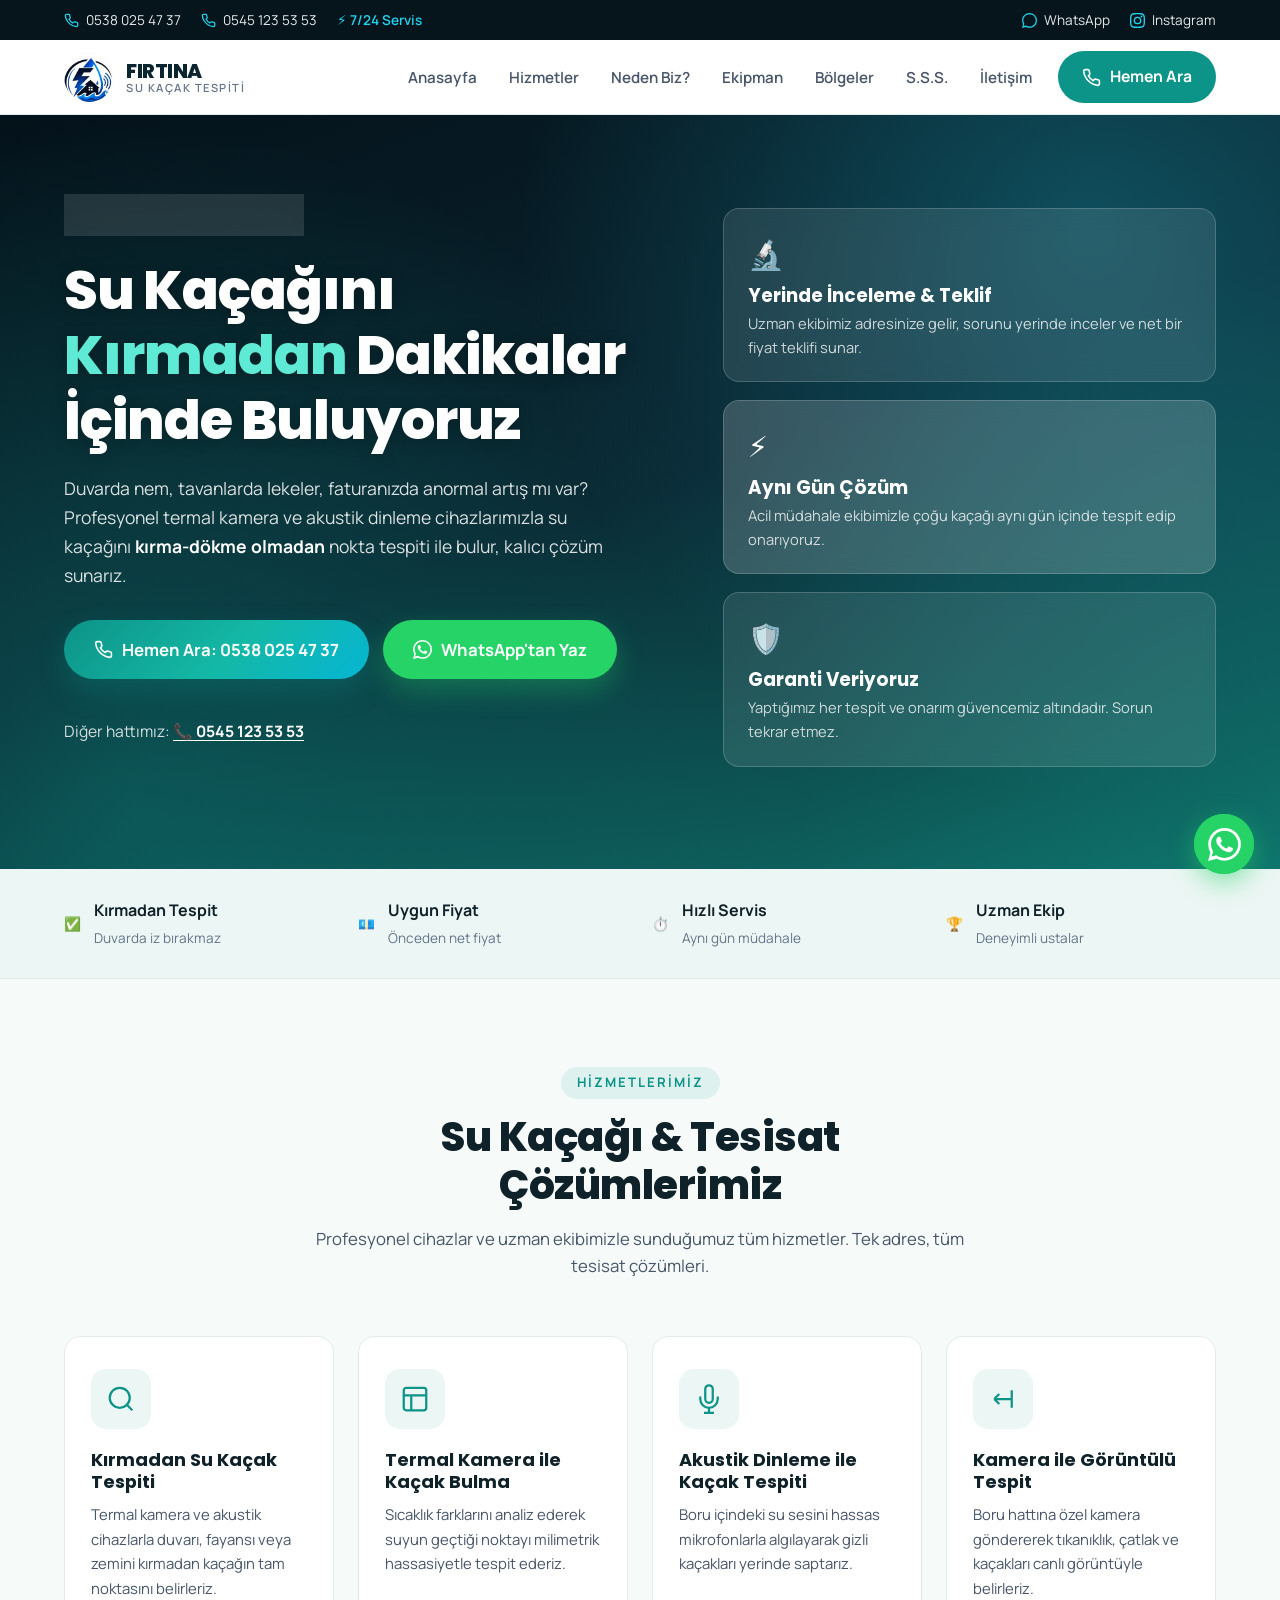
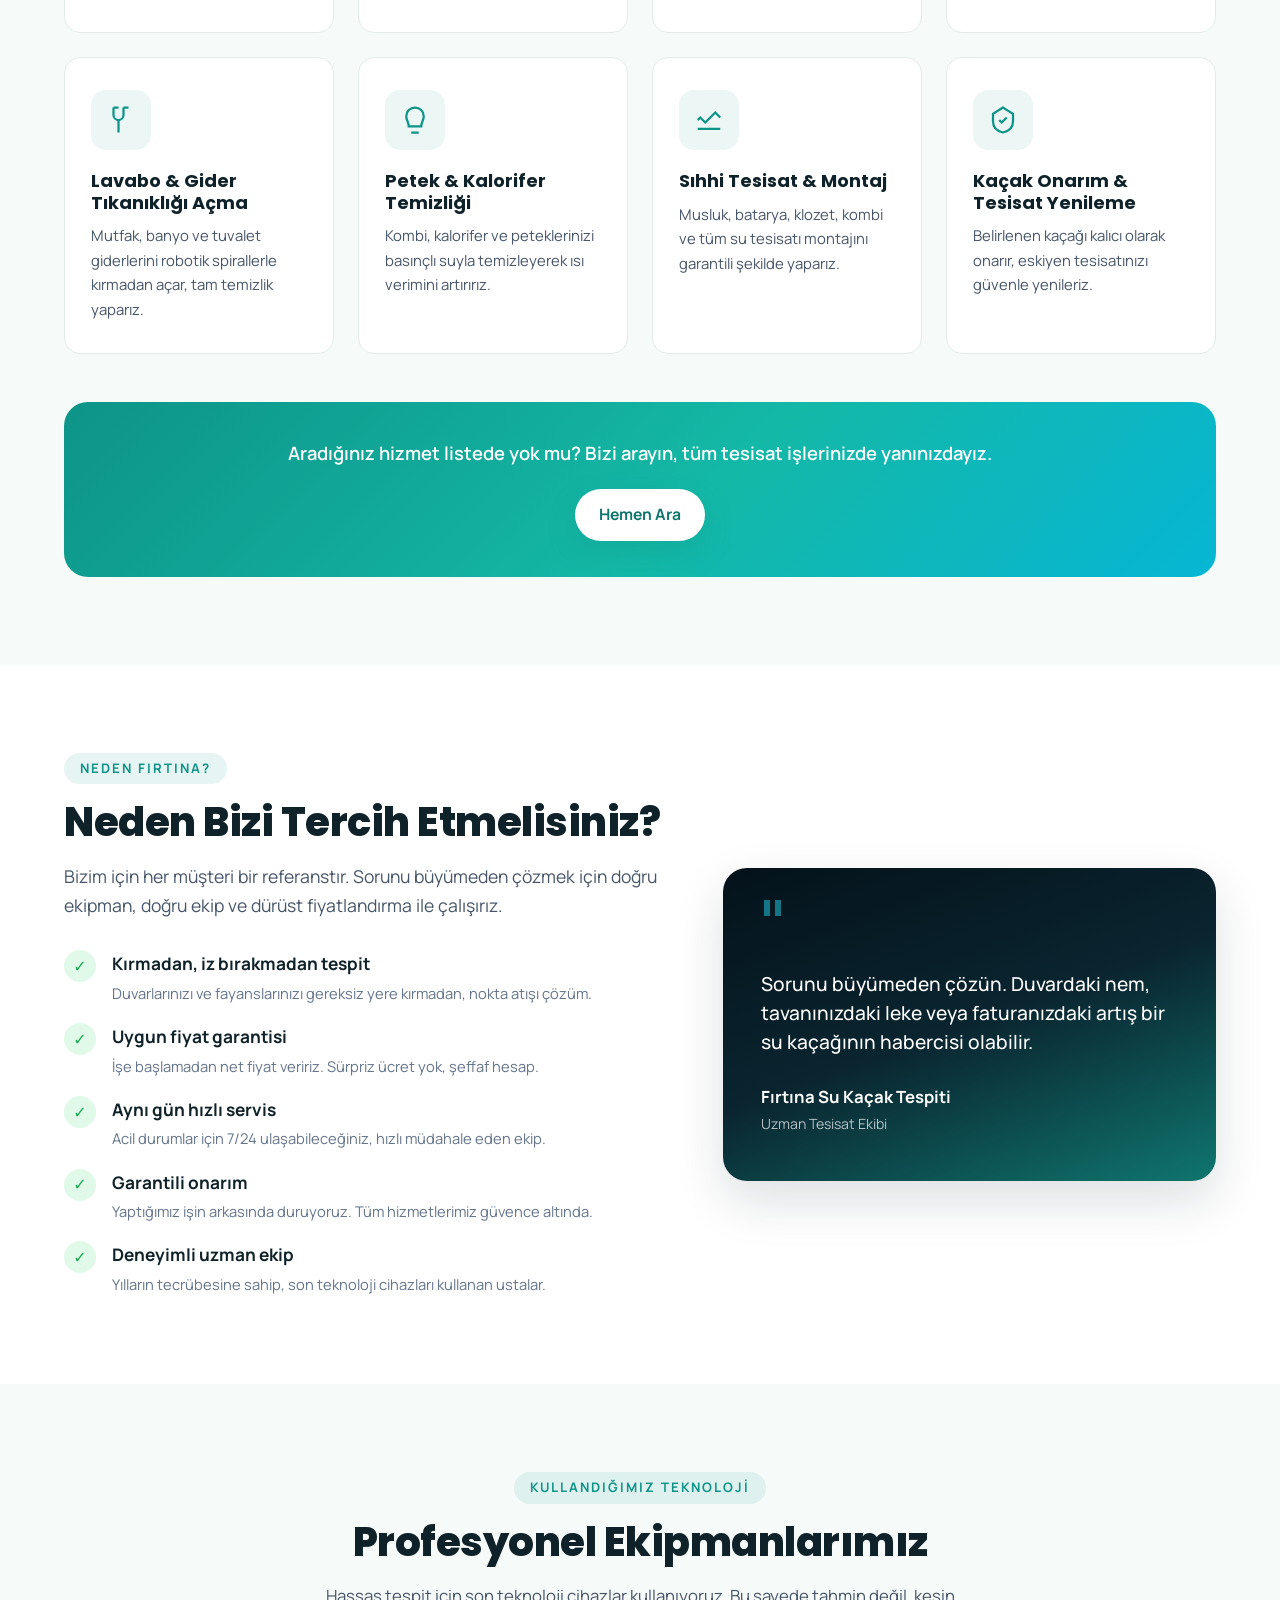
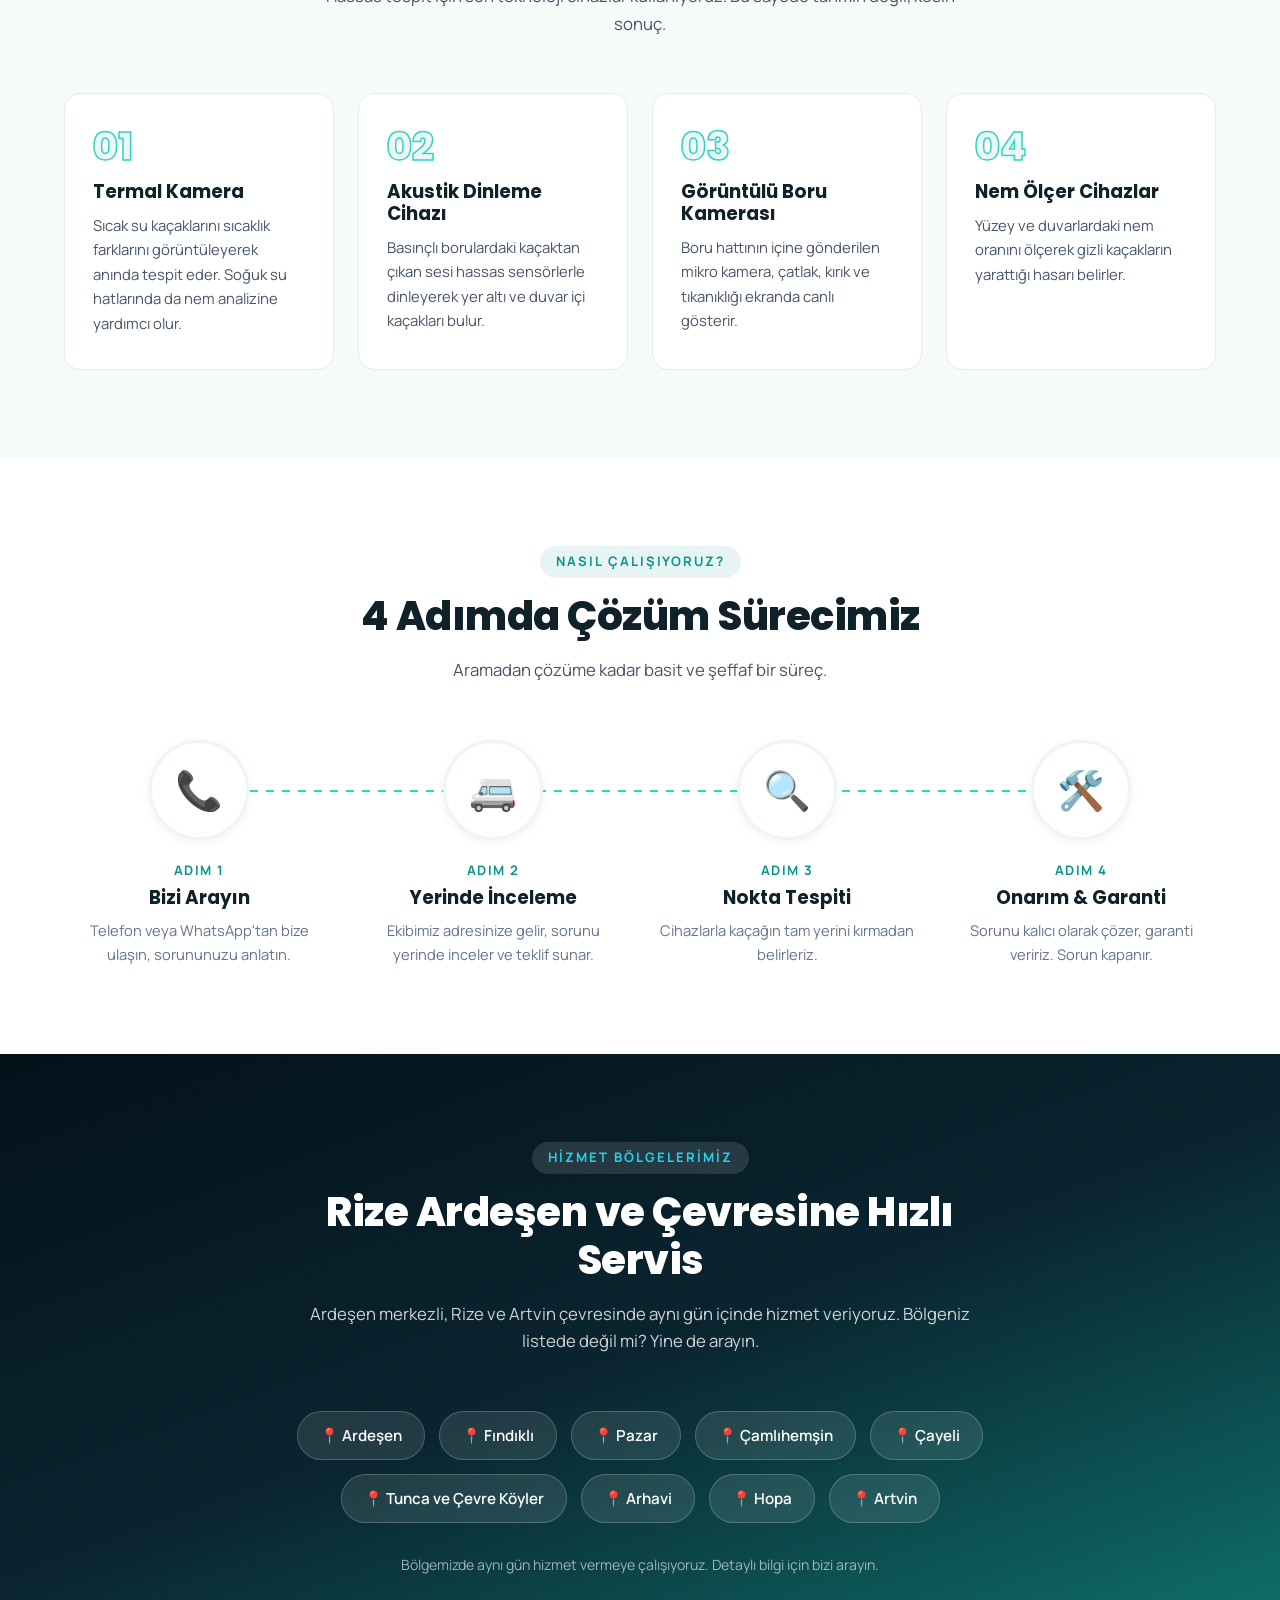
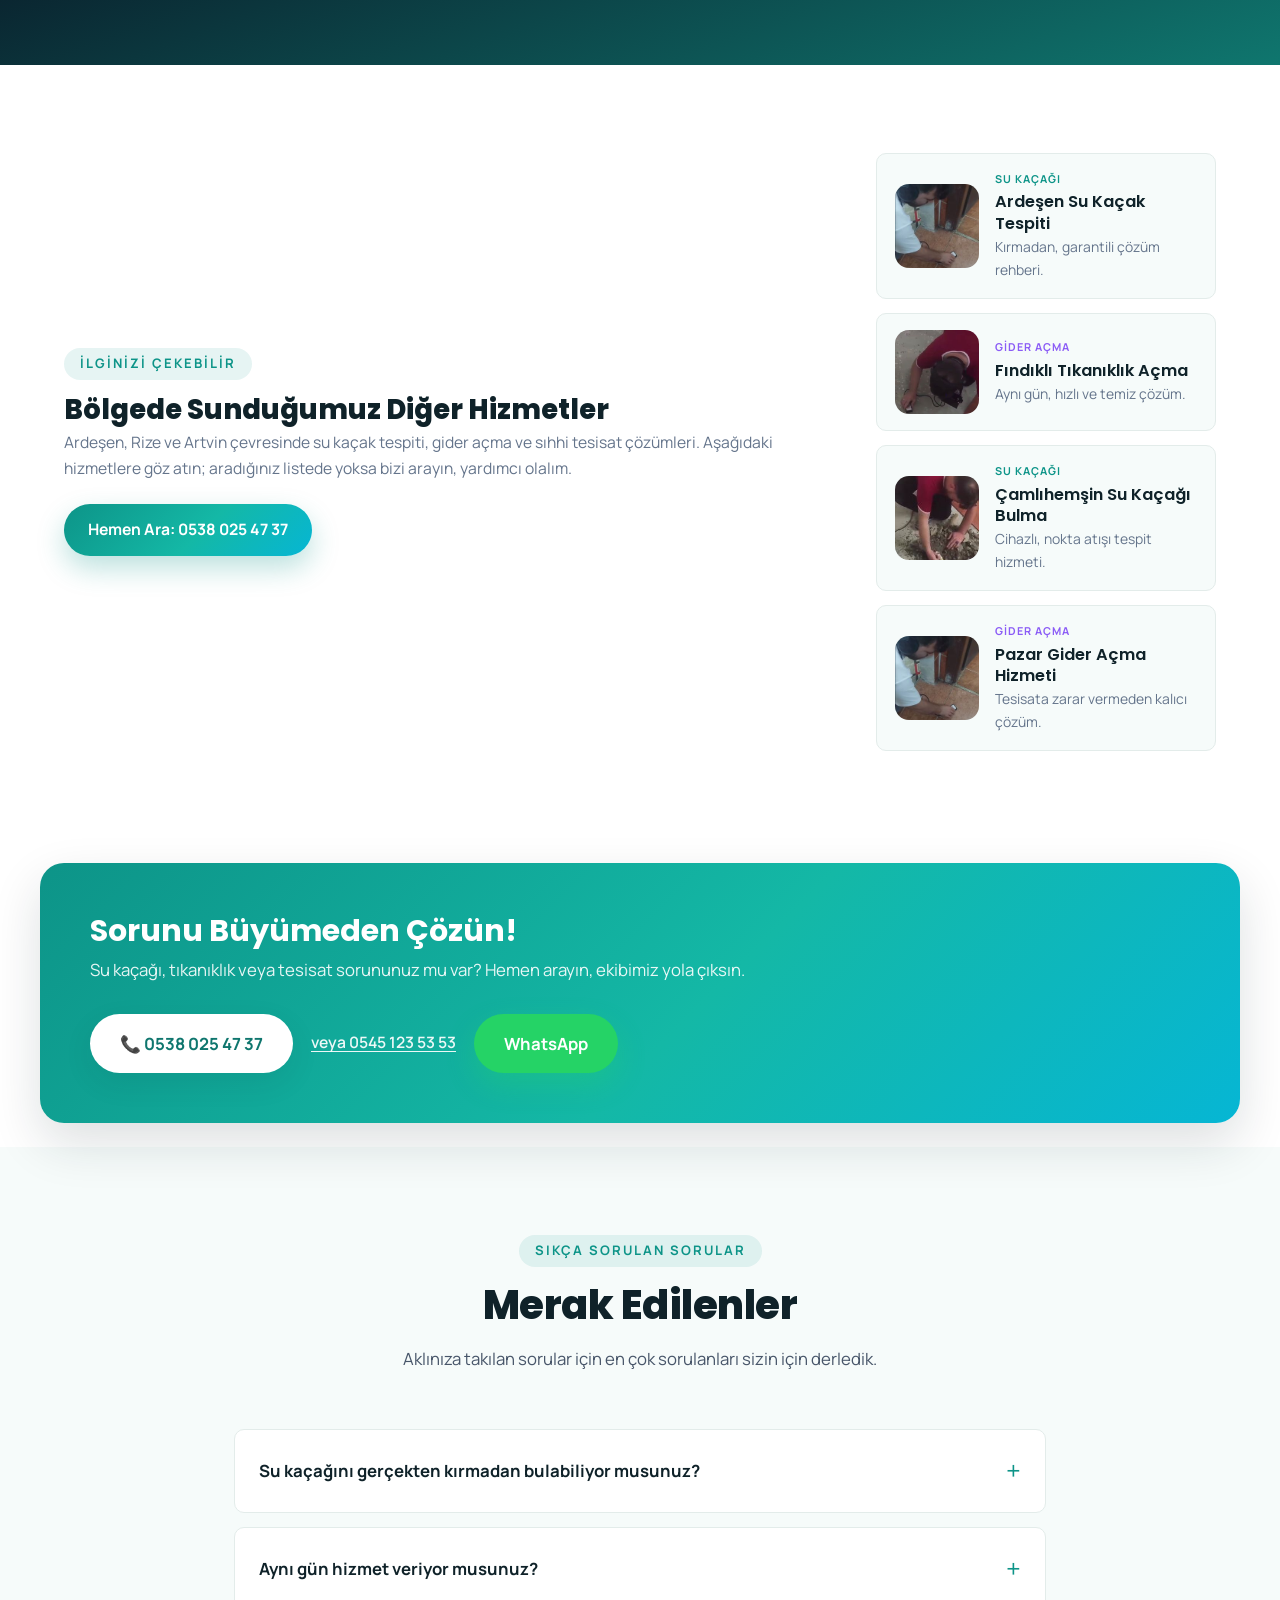
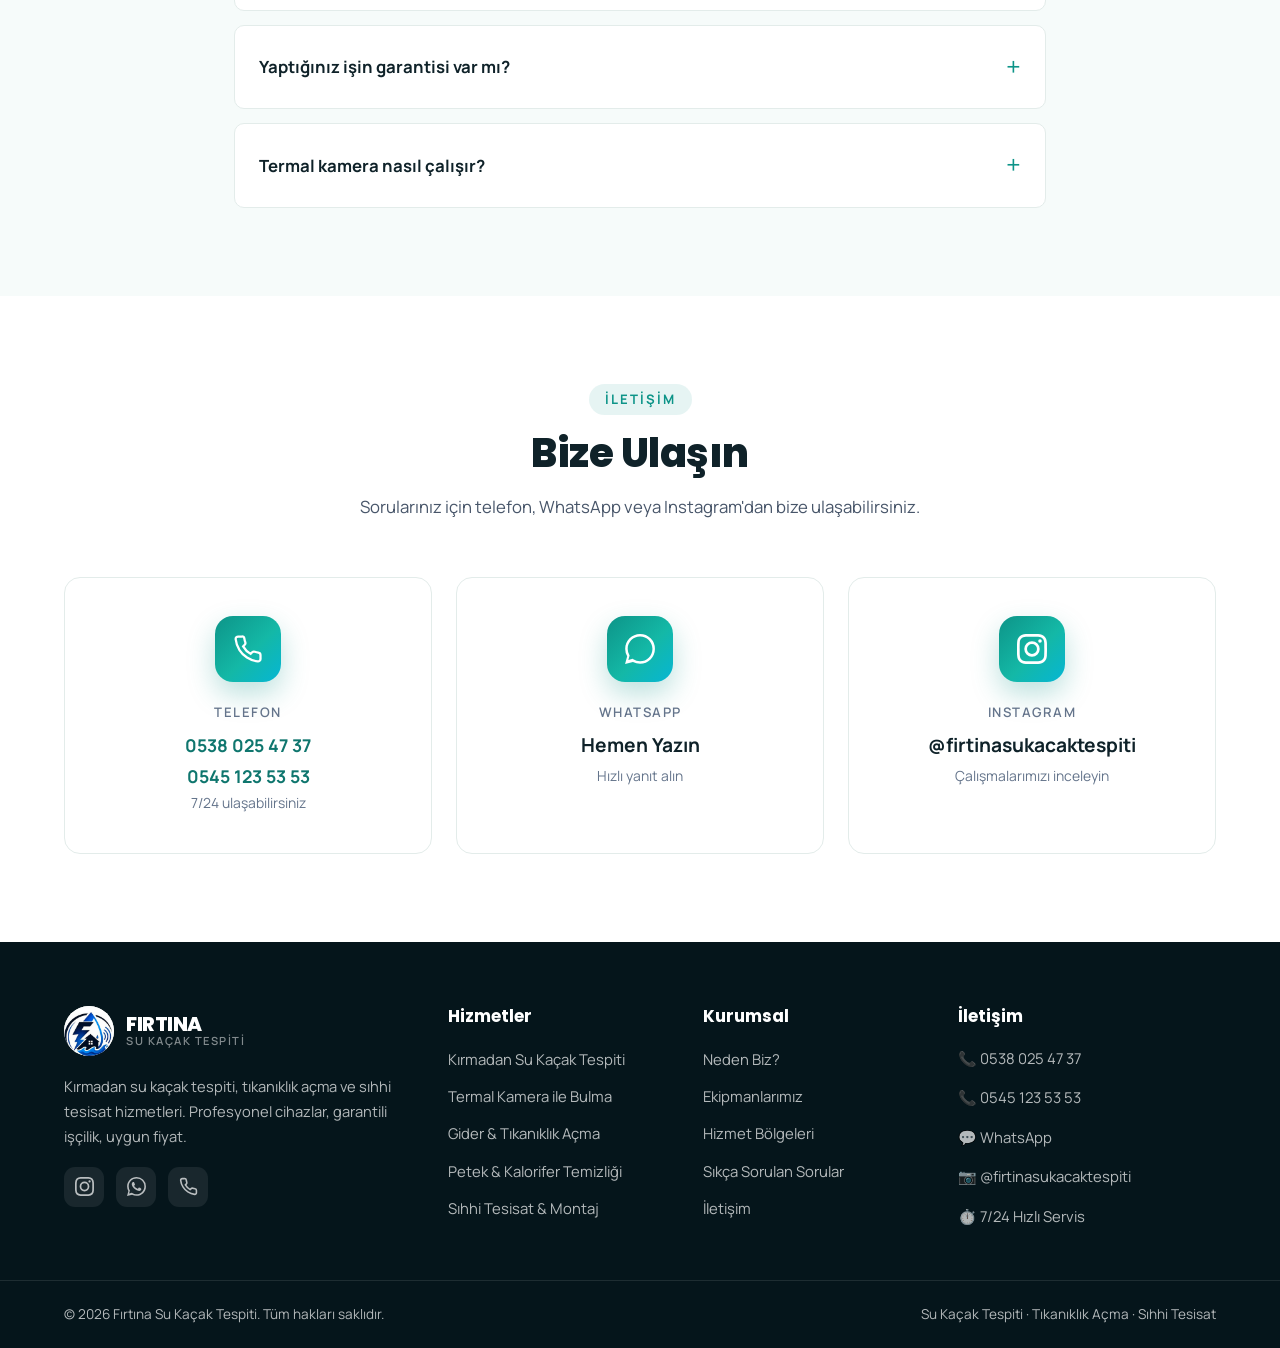
<file: index.html>
<!DOCTYPE html>
<html lang="tr">
<head>
    <meta charset="UTF-8">
    <meta name="viewport" content="width=device-width, initial-scale=1.0">

    <!-- ============================================================
         🔍 GOOGLE SEARCH CONSOLE DOĞRULAMA + ANALYTICS (YER TUTUCU)
         Canlıya atmadan önce kendi kodlarınla değiştir:
         • "XXXXXXXX...XXXXXXXX" → Search Console doğrulama kodu
         • "G-XXXXXXXXXX"         → Analytics Measurement ID (2 yerde)
         Detay: README.md → SEO bölümü
         ============================================================ -->
    <!-- Google Search Console doğrulama (HTML etiketi yöntemi) -->
    <meta name="google-site-verification" content="XXXXXXXXXXXXXXXXXXXXXXXXXXXXXXXXXXXXXXXXXXX">
    <!-- Google Analytics 4 (GA4) -->
    <script async src="https://www.googletagmanager.com/gtag/js?id=G-XXXXXXXXXX"></script>
    <script>
      window.dataLayer = window.dataLayer || [];
      function gtag(){dataLayer.push(arguments);}
      gtag('js', new Date());
      gtag('config', 'G-XXXXXXXXXX');
    </script>
    <meta name="description" content="Fırtına Su Kaçak Tespiti - Kırmadan su kaçağı bulma, termal kamera ile kaçak tespiti, tıkanıklık açma ve sıhhi tesisat hizmetleri. Hızlı, garantili ve uygun fiyatlı çözüm.">
    <meta name="keywords" content="su kaçak tespiti, kırmadan su kaçağı bulma, termal kamera, tıkanıklık açma, sıhhi tesisat, su tesisatçısı">
    <meta name="author" content="Fırtına Su Kaçak Tespiti">
    <meta property="og:title" content="Fırtına Su Kaçak Tespiti ve Tesisat Hizmetleri">
    <meta property="og:description" content="Kırmadan, cihazlarla su kaçak tespiti. Garantili ve hızlı çözüm.">
    <meta property="og:type" content="website">
    <meta property="og:url" content="https://firtinasukacaktespiti.com/">
    <meta property="og:site_name" content="Fırtına Su Kaçak Tespiti">
    <meta property="og:locale" content="tr_TR">
    <meta property="og:image" content="https://firtinasukacaktespiti.com/og-image.jpg">
    <meta property="og:image:width" content="1200">
    <meta property="og:image:height" content="630">
    <meta name="twitter:card" content="summary_large_image">
    <meta name="twitter:title" content="Fırtına Su Kaçak Tespiti ve Tesisat Hizmetleri">
    <meta name="twitter:description" content="Kırmadan, cihazlarla su kaçak tespiti. Garantili ve hızlı çözüm.">
    <meta name="twitter:image" content="https://firtinasukacaktespiti.com/og-image.jpg">
    <meta name="theme-color" content="#0d9488">
    <meta name="robots" content="index, follow, max-image-preview:large">
    <meta name="geo.region" content="TR-53">
    <meta name="geo.placename" content="Ardeşen, Rize">
    <meta name="geo.position" content="41.1847;40.9903">
    <meta name="ICBM" content="41.1847, 40.9903">
    <link rel="canonical" href="https://firtinasukacaktespiti.com/">
    <link rel="sitemap" type="application/xml" title="Sitemap" href="/sitemap.xml">
    <script type="application/ld+json">
    {
      "@context": "https://schema.org",
      "@type": "Plumber",
      "name": "Fırtına Su Kaçak Tespiti",
      "image": "https://firtinasukacaktespiti.com/og-image.jpg",
      "url": "https://firtinasukacaktespiti.com/",
      "telephone": "+905380254737",
      "priceRange": "$$",
      "description": "Kırmadan su kaçak tespiti, termal kamera ile kaçak bulma, tıkanıklık açma ve sıhhi tesisat hizmetleri. Rize Ardeşen ve çevresi.",
      "address": {
        "@type": "PostalAddress",
        "addressLocality": "Ardeşen",
        "addressRegion": "Rize",
        "addressCountry": "TR"
      },
      "geo": {
        "@type": "GeoCoordinates",
        "latitude": 41.1847,
        "longitude": 40.9903
      },
      "areaServed": ["Ardeşen", "Fındıklı", "Pazar", "Çamlıhemşin", "Çayeli", "Tunca", "Arhavi", "Hopa", "Artvin"],
      "openingHoursSpecification": {
        "@type": "OpeningHoursSpecification",
        "dayOfWeek": ["Monday","Tuesday","Wednesday","Thursday","Friday","Saturday","Sunday"],
        "opens": "00:00",
        "closes": "23:59"
      },
      "contactPoint": [{
        "@type": "ContactPoint",
        "telephone": "+905380254737",
        "contactType": "customer service"
      },{
        "@type": "ContactPoint",
        "telephone": "+905451235353",
        "contactType": "customer service"
      }],
      "sameAs": ["https://www.instagram.com/firtinasukacaktespiti/"]
    }
    </script>
    <title>Fırtına Su Kaçak Tespiti | Kırmadan Kaçak Bulma ve Tesisat Hizmetleri</title>
    <link rel="preconnect" href="https://fonts.googleapis.com">
    <link rel="preconnect" href="https://fonts.gstatic.com" crossorigin>
    <link href="https://fonts.googleapis.com/css2?family=Manrope:wght@400;500;600;700;800&family=Poppins:wght@600;700;800&display=swap" rel="stylesheet">
    <link rel="icon" type="image/svg+xml" href="data:image/svg+xml,%3Csvg xmlns='http://www.w3.org/2000/svg' viewBox='0 0 100 100'%3E%3Ctext y='.9em' font-size='90'%3E%F0%9F%92%A7%3C/text%3E%3C/svg%3E">
<style>
/* ============================================
   FIRTINA SU KAÇAĞI TESPİTİ - STYLESHEET (gömülü)
   ============================================ */
:root {
    --blue-900: #05151b;
    --blue-800: #0a2530;
    --blue-700: #0f766e;
    --blue-600: #0d9488;
    --blue-500: #14b8a6;
    --blue-400: #2dd4bf;
    --cyan-500: #06b6d4;
    --cyan-400: #22d3ee;

    --whatsapp: #25d366;
    --whatsapp-dark: #1da851;

    --ink: #0f2229;
    --slate: #475569;
    --muted: #64748b;
    --line: #e3ecea;
    --bg-soft: #ecf6f4;
    --bg-softer: #f6fbfa;
    --white: #ffffff;

    --radius-sm: 10px;
    --radius: 16px;
    --radius-lg: 24px;

    --shadow-sm: 0 2px 8px rgba(15, 34, 41, .06);
    --shadow: 0 10px 30px rgba(15, 34, 41, .08);
    --shadow-lg: 0 20px 50px rgba(15, 34, 41, .14);
    --shadow-blue: 0 12px 28px rgba(13, 148, 136, .28);

    --gradient-blue: linear-gradient(135deg, #0d9488 0%, #14b8a6 55%, #06b6d4 100%);
    --gradient-deep: linear-gradient(160deg, #04121a 0%, #0a2530 50%, #0f766e 100%);

    --container: 1200px;
    --transition: .3s cubic-bezier(.4, 0, .2, 1);
}
*, *::before, *::after { box-sizing: border-box; margin: 0; padding: 0; }
html { scroll-behavior: smooth; scroll-padding-top: 90px; }
body {
    font-family: 'Manrope', system-ui, -apple-system, sans-serif;
    color: var(--ink);
    line-height: 1.65;
    background: var(--white);
    overflow-x: hidden;
    -webkit-font-smoothing: antialiased;
}
h1, h2, h3, h4 { font-family: 'Poppins', 'Manrope', sans-serif; line-height: 1.2; color: var(--ink); }
a { color: inherit; text-decoration: none; }
img { max-width: 100%; display: block; }
ul { list-style: none; }
.container { width: 100%; max-width: var(--container); margin: 0 auto; padding: 0 24px; }
.container--narrow { max-width: 860px; }
.btn {
    display: inline-flex; align-items: center; justify-content: center; gap: 9px;
    padding: 13px 24px; border-radius: 50px; font-weight: 700; font-size: .98rem;
    font-family: 'Manrope', sans-serif; cursor: pointer; border: none;
    transition: var(--transition); white-space: nowrap;
}
.btn svg { width: 19px; height: 19px; }
.btn--lg { padding: 16px 30px; font-size: 1.05rem; }
.btn--primary { background: var(--gradient-blue); color: #fff; box-shadow: var(--shadow-blue); }
.btn--primary:hover { transform: translateY(-3px); box-shadow: 0 18px 38px rgba(13, 148, 136, .4); }
.btn--whatsapp { background: var(--whatsapp); color: #fff; box-shadow: 0 12px 28px rgba(37, 211, 102, .32); }
.btn--whatsapp:hover { background: var(--whatsapp-dark); transform: translateY(-3px); }
.btn--call { background: var(--blue-600); color: #fff; }
.btn--call:hover { background: var(--blue-700); transform: translateY(-2px); }
.btn--light { background: #fff; color: var(--blue-700); box-shadow: var(--shadow); }
.btn--light:hover { transform: translateY(-3px); box-shadow: var(--shadow-lg); }
.top-bar { background: var(--blue-900); color: rgba(255, 255, 255, .9); font-size: .85rem; padding: 9px 0; }
.top-bar__inner { display: flex; justify-content: space-between; align-items: center; flex-wrap: wrap; gap: 8px; }
.top-bar__left, .top-bar__right { display: flex; align-items: center; gap: 20px; }
.top-bar__item { display: inline-flex; align-items: center; gap: 7px; transition: opacity var(--transition); }
.top-bar__item:hover { opacity: .75; }
.top-bar__item svg { width: 15px; height: 15px; color: var(--cyan-400); }
.top-bar__item--accent { color: var(--cyan-400); font-weight: 600; }
.related { padding: 56px 0; background: var(--white); }
.related__head { margin-bottom: 24px; max-width: 360px; margin-left: auto; }
.related__title { font-size: clamp(1.3rem, 2.5vw, 1.7rem); font-weight: 800; color: var(--ink); }
.related__sub { font-size: .98rem; color: var(--muted); margin-top: 4px; }
.related__wrap { display: grid; grid-template-columns: 1fr 340px; gap: 48px; align-items: center; }
.related__grid { display: grid; grid-template-columns: 1fr; gap: 14px; }
.related__intro .related__sub { margin-bottom: 22px; }
@media (max-width: 900px) { .related__wrap { grid-template-columns: 1fr; gap: 32px; } }
.related-card { display: flex; align-items: center; gap: 16px; background: var(--bg-softer); border: 1px solid var(--line); border-radius: var(--radius-sm); padding: 16px 18px; transition: var(--transition); }
.related-card:hover { background: #fff; box-shadow: var(--shadow); transform: translateY(-3px); border-color: transparent; }
.related-card__thumb { flex-shrink: 0; width: 84px; height: 84px; overflow: hidden; border-radius: 14px; background: var(--bg-soft); }
.related-card__img { width: 100%; height: 100%; object-fit: cover; display: block; transition: var(--transition); }
.related-card:hover .related-card__img { transform: scale(1.06); }
.related-card__body { display: flex; flex-direction: column; }
.related-card__cat { font-size: .68rem; font-weight: 700; letter-spacing: 1px; text-transform: uppercase; margin-bottom: 4px; }
.related-card__cat--blue { color: var(--blue-600); }
.related-card__cat--purple { color: #8b5cf6; }
.related-card__name { font-family: 'Poppins', 'Manrope', sans-serif; font-size: 1.02rem; font-weight: 600; color: var(--ink); margin-bottom: 2px; line-height: 1.3; }
.related-card__desc { font-size: .87rem; color: var(--muted); }
@media (max-width: 620px) { .related__grid { grid-template-columns: 1fr; } }
.header { position: sticky; top: 0; z-index: 1000; background: rgba(255, 255, 255, .92); backdrop-filter: blur(14px); -webkit-backdrop-filter: blur(14px); border-bottom: 1px solid var(--line); transition: var(--transition); }
.header.scrolled { box-shadow: var(--shadow-sm); }
.header__inner { display: flex; align-items: center; justify-content: space-between; height: 74px; }
.logo { display: flex; align-items: center; gap: 12px; }
.logo__icon { width: 50px; height: 50px; display: grid; place-items: center; border-radius: 50%; overflow: hidden; flex-shrink: 0; }
.logo__img { width: 100%; height: 100%; object-fit: contain; display: block; }
.logo--footer .logo__icon { background: #fff; }
.logo__text { display: flex; flex-direction: column; line-height: 1.1; }
.logo__text strong { font-family: 'Poppins', sans-serif; font-size: 1.25rem; font-weight: 800; color: var(--blue-800); letter-spacing: -.5px; }
.logo__text small { font-size: .7rem; color: var(--muted); text-transform: uppercase; letter-spacing: 1.5px; font-weight: 600; }
.nav { display: flex; align-items: center; gap: 4px; }
.nav__link { padding: 9px 14px; font-weight: 600; font-size: .95rem; color: var(--slate); border-radius: 9px; transition: var(--transition); position: relative; }
.nav__link:hover { color: var(--blue-600); background: var(--bg-soft); }
.nav__cta { margin-left: 8px; }
.nav__toggle { display: none; flex-direction: column; gap: 5px; background: none; border: none; cursor: pointer; padding: 8px; }
.nav__toggle span { width: 26px; height: 3px; background: var(--blue-800); border-radius: 3px; transition: var(--transition); }
.nav__close { display: none; }
.hero { position: relative; background: var(--gradient-deep); color: #fff; padding: 80px 0 90px; overflow: hidden; }
.hero__overlay { position: absolute; inset: 0; background: radial-gradient(circle at 85% 15%, rgba(34, 211, 238, .25), transparent 45%), radial-gradient(circle at 10% 90%, rgba(13, 148, 136, .35), transparent 50%); pointer-events: none; }
.hero__inner { position: relative; display: grid; grid-template-columns: 1.1fr .9fr; gap: 56px; align-items: center; }
.hero__badge { display: inline-flex; align-items: center; gap: 6px; background: rgba(255, 255, 255, .12); border: 1px solid rgba(255, 255, 255, .2); backdrop-filter: blur(6px); padding: 8px 18px; border-radius: 50px; font-size: .85rem; font-weight: 600; margin-bottom: 22px; }
.hero__title { font-size: clamp(2.1rem, 4.5vw, 3.4rem); font-weight: 800; margin-bottom: 20px; letter-spacing: -1px; color: #ffffff; text-shadow: 0 2px 16px rgba(0, 0, 0, .25); }
.hero__accent { color: #5eead4; white-space: nowrap; }
.hero__text { font-size: 1.1rem; color: rgba(255, 255, 255, .85); max-width: 540px; margin-bottom: 30px; }
.hero__text strong { color: #fff; }
.hero__actions { display: flex; flex-wrap: wrap; gap: 14px; margin-bottom: 40px; }
.hero__alt-phone { font-size: .98rem; color: rgba(255, 255, 255, .82); margin-bottom: 34px; }
.hero__alt-phone a { color: #fff; font-weight: 700; text-decoration: underline; text-underline-offset: 3px; }
.hero__visual { display: grid; gap: 18px; }
.hero__card { background: rgba(255, 255, 255, .1); border: 1px solid rgba(255, 255, 255, .18); backdrop-filter: blur(10px); border-radius: var(--radius); padding: 22px 24px; transition: var(--transition); }
.hero__card:hover { transform: translateX(-6px); background: rgba(255, 255, 255, .16); }
.hero__card--accent { background: rgba(255, 255, 255, .18); }
.hero__card-icon { font-size: 1.8rem; margin-bottom: 6px; }
.hero__card h3 { color: #fff; font-size: 1.15rem; margin-bottom: 4px; }
.hero__card p { color: rgba(255, 255, 255, .78); font-size: .92rem; }
.trust-band { background: var(--bg-soft); border-bottom: 1px solid var(--line); }
.trust-band__inner { display: grid; grid-template-columns: repeat(4, 1fr); gap: 24px; padding: 28px 24px; }
.trust-band__item { display: flex; align-items: center; gap: 13px; }
.trust-band__icon { font-size: 1.6rem; }
.trust-band__item strong { display: block; font-size: 1rem; color: var(--ink); }
.trust-band__item span { font-size: .85rem; color: var(--muted); }
.section { padding: 88px 0; }
.section__head { text-align: center; max-width: 680px; margin: 0 auto 56px; }
.section__eyebrow { display: inline-block; color: var(--blue-600); font-weight: 700; font-size: .82rem; text-transform: uppercase; letter-spacing: 2px; margin-bottom: 14px; padding: 5px 16px; background: rgba(13, 148, 136, .1); border-radius: 50px; }
.section__title { font-size: clamp(1.8rem, 3.5vw, 2.5rem); font-weight: 800; margin-bottom: 16px; letter-spacing: -.5px; }
.section__subtitle { font-size: 1.05rem; color: var(--slate); }
.services { background: var(--bg-softer); }
.services__grid { display: grid; grid-template-columns: repeat(4, 1fr); gap: 24px; }
.service-card { background: #fff; border: 1px solid var(--line); border-radius: var(--radius); padding: 32px 26px; transition: var(--transition); position: relative; overflow: hidden; }
.service-card::before { content: ''; position: absolute; top: 0; left: 0; width: 100%; height: 4px; background: var(--gradient-blue); transform: scaleX(0); transform-origin: left; transition: var(--transition); }
.service-card:hover { transform: translateY(-8px); box-shadow: var(--shadow-lg); border-color: transparent; }
.service-card:hover::before { transform: scaleX(1); }
.service-card__icon { width: 60px; height: 60px; display: grid; place-items: center; background: var(--bg-soft); border-radius: 15px; margin-bottom: 20px; color: var(--blue-600); transition: var(--transition); }
.service-card:hover .service-card__icon { background: var(--gradient-blue); color: #fff; transform: rotate(-6deg) scale(1.05); }
.service-card__icon svg { width: 30px; height: 30px; }
.service-card h3 { font-size: 1.12rem; margin-bottom: 10px; }
.service-card p { font-size: .93rem; color: var(--slate); }
.services__cta { margin-top: 48px; text-align: center; padding: 36px; background: var(--gradient-blue); border-radius: var(--radius-lg); color: #fff; }
.services__cta p { font-size: 1.15rem; font-weight: 600; margin-bottom: 20px; }
.services__cta .btn { background: #fff; color: var(--blue-700); }
.services__cta .btn:hover { transform: translateY(-3px); box-shadow: var(--shadow-lg); }
.why__inner { display: grid; grid-template-columns: 1.1fr .9fr; gap: 56px; align-items: center; }
.why__lead { font-size: 1.1rem; color: var(--slate); margin-bottom: 30px; }
.why__list { display: grid; gap: 18px; }
.why__list li { display: flex; gap: 16px; align-items: flex-start; }
.why__check { flex-shrink: 0; width: 32px; height: 32px; display: grid; place-items: center; background: rgba(37, 211, 102, .14); color: var(--whatsapp-dark); border-radius: 50%; font-weight: 800; font-size: 1rem; }
.why__list strong { font-size: 1.08rem; display: block; margin-bottom: 2px; }
.why__list p { font-size: .92rem; color: var(--muted); }
.why__quote { background: var(--gradient-deep); color: #fff; border-radius: var(--radius-lg); padding: 44px 38px; position: relative; box-shadow: var(--shadow-lg); }
.why__quote-mark { font-family: 'Poppins', serif; font-size: 5rem; line-height: .6; color: var(--cyan-400); opacity: .5; margin-bottom: 10px; }
.why__quote p { font-size: 1.2rem; font-weight: 500; line-height: 1.5; margin-bottom: 26px; }
.why__quote-author strong { display: block; font-size: 1.05rem; }
.why__quote-author span { font-size: .88rem; color: rgba(255, 255, 255, .7); }
.equipment { background: var(--bg-softer); }
.equipment__grid { display: grid; grid-template-columns: repeat(4, 1fr); gap: 24px; }
.equip-card { background: #fff; border-radius: var(--radius); padding: 34px 28px; border: 1px solid var(--line); transition: var(--transition); position: relative; }
.equip-card:hover { transform: translateY(-6px); box-shadow: var(--shadow); }
.equip-card__num { font-family: 'Poppins', sans-serif; font-size: 2.4rem; font-weight: 800; color: var(--bg-soft); -webkit-text-stroke: 1.5px var(--blue-400); line-height: 1; margin-bottom: 14px; transition: var(--transition); }
.equip-card:hover .equip-card__num { -webkit-text-stroke: 1.5px var(--blue-600); }
.equip-card h3 { font-size: 1.15rem; margin-bottom: 10px; }
.equip-card p { font-size: .93rem; color: var(--slate); }
.process__grid { display: grid; grid-template-columns: repeat(4, 1fr); gap: 24px; position: relative; }
.process__grid::before { content: ''; position: absolute; top: 50px; left: 12%; right: 12%; height: 2px; background: repeating-linear-gradient(90deg, var(--blue-400) 0 8px, transparent 8px 16px); z-index: 0; }
.process__step { text-align: center; position: relative; z-index: 1; }
.process__icon { width: 100px; height: 100px; margin: 0 auto 20px; display: grid; place-items: center; font-size: 2.4rem; background: #fff; border: 3px solid var(--bg-soft); border-radius: 50%; box-shadow: var(--shadow-sm); transition: var(--transition); }
.process__step:hover .process__icon { border-color: var(--blue-400); transform: translateY(-4px); }
.process__num { display: block; color: var(--blue-600); font-weight: 700; font-size: .82rem; text-transform: uppercase; letter-spacing: 1.5px; margin-bottom: 6px; }
.process__step h3 { font-size: 1.15rem; margin-bottom: 8px; }
.process__step p { font-size: .92rem; color: var(--muted); padding: 0 8px; }
.areas { background: var(--gradient-deep); color: #fff; text-align: center; }
.areas .section__eyebrow { background: rgba(255, 255, 255, .12); color: var(--cyan-400); }
.areas .section__title { color: #fff; }
.areas .section__subtitle { color: rgba(255, 255, 255, .8); }
.areas__grid { display: flex; flex-wrap: wrap; justify-content: center; gap: 14px; max-width: 760px; margin: 0 auto; }
.area-tag { background: rgba(255, 255, 255, .1); border: 1px solid rgba(255, 255, 255, .2); padding: 11px 22px; border-radius: 50px; font-weight: 600; transition: var(--transition); font-size: .95rem; }
.area-tag:hover { background: rgba(255, 255, 255, .22); transform: translateY(-3px); }
.areas__note { margin-top: 30px; font-size: .88rem; color: rgba(255, 255, 255, .6); }
.cta-banner { padding: 24px 0; }
.cta-banner__inner { background: var(--gradient-blue); border-radius: var(--radius-lg); padding: 50px; display: flex; align-items: center; justify-content: space-between; gap: 30px; flex-wrap: wrap; box-shadow: var(--shadow-lg); color: #fff; }
.cta-banner__text h2 { color: #fff; font-size: 1.9rem; margin-bottom: 6px; }
.cta-banner__text p { color: rgba(255, 255, 255, .9); font-size: 1.05rem; }
.cta-banner__actions { display: flex; gap: 14px; flex-wrap: wrap; }
.cta-banner__altlink { color: rgba(255, 255, 255, .92); font-weight: 600; font-size: .98rem; text-decoration: underline; text-underline-offset: 3px; align-self: center; padding: 0 4px; }
.faq { background: var(--bg-softer); }
.faq__list { display: grid; gap: 14px; }
.faq__item { background: #fff; border: 1px solid var(--line); border-radius: var(--radius-sm); overflow: hidden; transition: var(--transition); }
.faq__item[open] { border-color: var(--blue-400); box-shadow: var(--shadow-sm); }
.faq__item summary { padding: 20px 24px; font-weight: 700; font-size: 1.05rem; cursor: pointer; list-style: none; display: flex; justify-content: space-between; align-items: center; gap: 16px; transition: var(--transition); }
.faq__item summary::-webkit-details-marker { display: none; }
.faq__item summary::after { content: '+'; font-size: 1.6rem; color: var(--blue-600); font-weight: 400; transition: var(--transition); flex-shrink: 0; }
.faq__item[open] summary::after { transform: rotate(45deg); }
.faq__item summary:hover { background: var(--bg-soft); }
.faq__answer { padding: 0 24px 22px; color: var(--slate); font-size: .97rem; }
.contact__grid { display: grid; grid-template-columns: repeat(3, 1fr); gap: 24px; }
.contact-card { background: #fff; border: 1px solid var(--line); border-radius: var(--radius); padding: 38px 28px; text-align: center; transition: var(--transition); display: flex; flex-direction: column; align-items: center; }
.contact-card:hover { transform: translateY(-8px); box-shadow: var(--shadow-lg); border-color: transparent; }
.contact-card__icon { width: 66px; height: 66px; display: grid; place-items: center; background: var(--gradient-blue); color: #fff; border-radius: 18px; margin-bottom: 20px; box-shadow: var(--shadow-blue); }
.contact-card__icon svg { width: 30px; height: 30px; }
.contact-card__label { font-size: .82rem; text-transform: uppercase; letter-spacing: 1.5px; color: var(--muted); font-weight: 600; margin-bottom: 6px; }
.contact-card strong { font-size: 1.2rem; color: var(--ink); margin-bottom: 4px; }
.contact-card__phone { font-size: 1.1rem; font-weight: 700; color: var(--blue-700); margin: 1px 0; transition: var(--transition); }
.contact-card__phone:hover { color: var(--blue-600); }
.contact-card__hint { font-size: .87rem; color: var(--muted); }
.footer { background: var(--blue-900); color: rgba(255, 255, 255, .7); padding: 64px 0 0; }
.footer__inner { display: grid; grid-template-columns: 1.6fr 1fr 1fr 1.2fr; gap: 40px; padding-bottom: 48px; }
.footer__col h4 { color: #fff; font-size: 1.05rem; margin-bottom: 20px; }
.footer__col p { font-size: .92rem; margin: 18px 0; line-height: 1.7; }
.footer__col ul { display: grid; gap: 11px; }
.footer__col ul a, .footer__contact li { font-size: .93rem; transition: var(--transition); }
.footer__col ul a:hover { color: var(--cyan-400); padding-left: 4px; }
.footer__contact li { margin-bottom: 4px; }
.logo--footer .logo__text strong { color: #fff; }
.logo--footer .logo__text small { color: rgba(255, 255, 255, .5); }
.footer__social { display: flex; gap: 12px; margin-top: 8px; }
.footer__social a { width: 40px; height: 40px; display: grid; place-items: center; background: rgba(255, 255, 255, .08); border-radius: 11px; transition: var(--transition); }
.footer__social a:hover { background: var(--gradient-blue); transform: translateY(-3px); }
.footer__social svg { width: 19px; height: 19px; }
.footer__bottom { border-top: 1px solid rgba(255, 255, 255, .1); padding: 22px 0; font-size: .85rem; }
.footer__bottom-inner { display: flex; justify-content: space-between; flex-wrap: wrap; gap: 8px; }
.float-whatsapp { position: fixed; bottom: 26px; right: 26px; width: 60px; height: 60px; background: var(--whatsapp); color: #fff; border-radius: 50%; display: grid; place-items: center; box-shadow: 0 8px 24px rgba(37, 211, 102, .5); z-index: 900; transition: var(--transition); }
.float-whatsapp:hover { transform: scale(1.1); }
.float-whatsapp svg { width: 33px; height: 33px; position: relative; z-index: 2; }
.float-whatsapp__pulse { position: absolute; inset: 0; border-radius: 50%; background: var(--whatsapp); animation: pulse 2s infinite; z-index: 1; }
@keyframes pulse { 0% { transform: scale(1); opacity: .7; } 70%, 100% { transform: scale(1.7); opacity: 0; } }
.scroll-top { position: fixed; bottom: 26px; left: 26px; width: 46px; height: 46px; background: var(--blue-700); color: #fff; border: none; border-radius: 50%; display: grid; place-items: center; cursor: pointer; box-shadow: var(--shadow); opacity: 0; visibility: hidden; transform: translateY(20px); transition: var(--transition); z-index: 900; }
.scroll-top.show { opacity: 1; visibility: visible; transform: translateY(0); }
.scroll-top:hover { background: var(--blue-600); transform: translateY(-3px); }
.scroll-top svg { width: 22px; height: 22px; }
.reveal { opacity: 0; transform: translateY(30px); transition: opacity .7s ease, transform .7s ease; }
.reveal.visible { opacity: 1; transform: translateY(0); }
@media (max-width: 1080px) {
    .services__grid, .equipment__grid, .process__grid { grid-template-columns: repeat(2, 1fr); }
    .process__grid::before { display: none; }
}
@media (max-width: 900px) {
    .hero__inner, .why__inner { grid-template-columns: 1fr; gap: 40px; }
    .hero__visual { max-width: 480px; }
    .trust-band__inner { grid-template-columns: repeat(2, 1fr); }
    .contact__grid { grid-template-columns: 1fr; max-width: 460px; margin: 0 auto; }
    .footer__inner { grid-template-columns: 1fr 1fr; }
    .footer__col--brand { grid-column: 1 / -1; }
    .nav { position: fixed; top: 0; right: -100%; width: 80%; max-width: 340px; height: 100vh; flex-direction: column; align-items: stretch; background: #fff; padding: 80px 24px 30px; gap: 6px; box-shadow: -10px 0 40px rgba(0, 0, 0, .15); transition: right .35s cubic-bezier(.4, 0, .2, 1); overflow-y: auto; }
    .nav.open { right: 0; }
    .nav__link { padding: 14px 16px; font-size: 1.05rem; border-radius: 12px; }
    .nav__cta { margin: 14px 0 0; padding: 15px; justify-content: center; }
    .nav__toggle { display: flex; }
    .nav__close { display: block; position: absolute; top: 22px; right: 22px; font-size: 2.2rem; line-height: 1; background: none; border: none; cursor: pointer; color: var(--ink); }
    body.nav-open { overflow: hidden; }
}
@media (max-width: 620px) {
    .section { padding: 60px 0; }
    .services__grid, .equipment__grid, .process__grid, .trust-band__inner { grid-template-columns: 1fr; }
    .hero { padding: 56px 0 64px; }
    .hero__actions .btn, .cta-banner__actions .btn { width: 100%; }
    .cta-banner__inner { padding: 36px 24px; text-align: center; justify-content: center; }
    .cta-banner__text h2 { font-size: 1.5rem; }
    .services__cta { padding: 28px 20px; }
    .footer__inner { grid-template-columns: 1fr; }
    .footer__bottom-inner { justify-content: center; text-align: center; }
    .top-bar__item--hide-mobile { display: none; }
    .top-bar__left, .top-bar__right { gap: 14px; }
    .float-whatsapp { width: 54px; height: 54px; bottom: 18px; right: 18px; }
    .scroll-top { bottom: 18px; left: 18px; }
    .container { padding: 0 18px; }
}
@media (prefers-reduced-motion: reduce) {
    *, *::before, *::after { animation-duration: .01ms !important; transition-duration: .01ms !important; }
    html { scroll-behavior: auto; }
    .reveal { opacity: 1; transform: none; }
}
</style>
</head>
<body>

    <!-- ============ ÜST BİLGİ ŞERİDİ ============ -->
    <div class="top-bar">
        <div class="container top-bar__inner">
            <div class="top-bar__left">
                <span class="top-bar__item">
                    <svg viewBox="0 0 24 24" fill="none" stroke="currentColor" stroke-width="2"><path d="M22 16.92v3a2 2 0 0 1-2.18 2 19.79 19.79 0 0 1-8.63-3.07 19.5 19.5 0 0 1-6-6 19.79 19.79 0 0 1-3.07-8.67A2 2 0 0 1 4.11 2h3a2 2 0 0 1 2 1.72c.13.96.36 1.9.7 2.81a2 2 0 0 1-.45 2.11L8.09 9.91a16 16 0 0 0 6 6l1.27-1.27a2 2 0 0 1 2.11-.45c.91.34 1.85.57 2.81.7A2 2 0 0 1 22 16.92z"/></svg>
                    <a href="tel:+905380254737">0538 025 47 37</a>
                </span>
                <span class="top-bar__item">
                    <svg viewBox="0 0 24 24" fill="none" stroke="currentColor" stroke-width="2"><path d="M22 16.92v3a2 2 0 0 1-2.18 2 19.79 19.79 0 0 1-8.63-3.07 19.5 19.5 0 0 1-6-6 19.79 19.79 0 0 1-3.07-8.67A2 2 0 0 1 4.11 2h3a2 2 0 0 1 2 1.72c.13.96.36 1.9.7 2.81a2 2 0 0 1-.45 2.11L8.09 9.91a16 16 0 0 0 6 6l1.27-1.27a2 2 0 0 1 2.11-.45c.91.34 1.85.57 2.81.7A2 2 0 0 1 22 16.92z"/></svg>
                    <a href="tel:+905451235353">0545 123 53 53</a>
                </span>
                <span class="top-bar__item top-bar__item--hide-mobile top-bar__item--accent">⚡ 7/24 Servis</span>
            </div>
            <div class="top-bar__right">
                <a href="https://wa.me/905380254737" target="_blank" rel="noopener" class="top-bar__item">
                    <svg viewBox="0 0 24 24" fill="currentColor"><path d="M.057 24l1.687-6.163a11.867 11.867 0 0 1-1.587-5.946C.16 5.335 5.495 0 12.05 0a11.817 11.817 0 0 1 8.413 3.488 11.824 11.824 0 0 1 3.48 8.414c-.003 6.557-5.338 11.892-11.893 11.892a11.9 11.9 0 0 1-5.688-1.448L.057 24zm6.597-3.807c1.676.995 3.276 1.591 5.392 1.592 5.448 0 9.886-4.434 9.889-9.885.002-5.462-4.415-9.89-9.881-9.892-5.452 0-9.887 4.434-9.889 9.884a9.86 9.86 0 0 0 1.512 5.26l-.999 3.648 3.476-.911z"/></svg>
                    WhatsApp
                </a>
                <a href="https://www.instagram.com/firtinasukacaktespiti" target="_blank" rel="noopener" class="top-bar__item">
                    <svg viewBox="0 0 24 24" fill="currentColor"><path d="M12 2.163c3.204 0 3.584.012 4.85.07 3.252.148 4.771 1.691 4.919 4.919.058 1.265.069 1.645.069 4.849 0 3.205-.012 3.584-.069 4.849-.149 3.225-1.664 4.771-4.919 4.919-1.266.058-1.644.07-4.85.07-3.204 0-3.584-.012-4.849-.07-3.26-.149-4.771-1.699-4.919-4.92-.058-1.265-.07-1.644-.07-4.849 0-3.204.013-3.583.07-4.849.149-3.227 1.664-4.771 4.919-4.919 1.266-.057 1.645-.069 4.849-.069zm0-2.163c-3.259 0-3.667.014-4.947.072-4.358.2-6.78 2.618-6.98 6.98C.014 8.333 0 8.741 0 12c0 3.259.014 3.668.072 4.948.2 4.358 2.618 6.78 6.98 6.98C8.333 23.986 8.741 24 12 24c3.259 0 3.668-.014 4.948-.072 4.354-.2 6.782-2.618 6.979-6.98.059-1.28.073-1.689.073-4.948 0-3.259-.014-3.667-.072-4.947-.196-4.354-2.617-6.78-6.979-6.98C15.668.014 15.259 0 12 0zm0 5.838a6.162 6.162 0 1 0 0 12.324 6.162 6.162 0 0 0 0-12.324zM12 16a4 4 0 1 1 0-8 4 4 0 0 1 0 8zm6.406-11.845a1.44 1.44 0 1 0 0 2.881 1.44 1.44 0 0 0 0-2.881z"/></svg>
                    Instagram
                </a>
            </div>
        </div>
    </div>

    <!-- ============ HEADER / NAV ============ -->
    <header class="header" id="header">
        <div class="container header__inner">
            <a href="#hero" class="logo">
                <span class="logo__icon">
                    <img class="logo__img" src="[data-uri]" alt="Firtina Su Kacagi Tespiti logo">
                </span>
                <span class="logo__text">
                    <strong>FIRTINA</strong>
                    <small>Su Kaçak Tespiti</small>
                </span>
            </a>

            <nav class="nav" id="nav">
                <button class="nav__close" id="navClose" aria-label="Menüyü kapat">&times;</button>
                <a href="#hero" class="nav__link">Anasayfa</a>
                <a href="#hizmetler" class="nav__link">Hizmetler</a>
                <a href="#neden-biz" class="nav__link">Neden Biz?</a>
                <a href="#ekipman" class="nav__link">Ekipman</a>
                <a href="#bolgeler" class="nav__link">Bölgeler</a>
                <a href="#sss" class="nav__link">S.S.S.</a>
                <a href="#iletisim" class="nav__link">İletişim</a>
                <a href="tel:+905380254737" class="btn btn--call nav__cta">
                    <svg viewBox="0 0 24 24" fill="none" stroke="currentColor" stroke-width="2"><path d="M22 16.92v3a2 2 0 0 1-2.18 2 19.79 19.79 0 0 1-8.63-3.07 19.5 19.5 0 0 1-6-6 19.79 19.79 0 0 1-3.07-8.67A2 2 0 0 1 4.11 2h3a2 2 0 0 1 2 1.72c.13.96.36 1.9.7 2.81a2 2 0 0 1-.45 2.11L8.09 9.91a16 16 0 0 0 6 6l1.27-1.27a2 2 0 0 1 2.11-.45c.91.34 1.85.57 2.81.7A2 2 0 0 1 22 16.92z"/></svg>
                    Hemen Ara
                </a>
            </nav>

            <button class="nav__toggle" id="navToggle" aria-label="Menüyü aç">
                <span></span><span></span><span></span>
            </button>
        </div>
    </header>

    <!-- ============ HERO ============ -->
    <section class="hero" id="hero">
        <div class="hero__overlay"></div>
        <div class="container hero__inner">
            <div class="hero__content reveal">
                <span class="hero__badge">💧 Kırmadan · Cihazlı · Garantili</span>
                <h1 class="hero__title">Su Kaçağını <span class="hero__accent">Kırmadan</span> Dakikalar İçinde Buluyoruz</h1>
                <p class="hero__text">
                    Duvarda nem, tavanlarda lekeler, faturanızda anormal artış mı var?
                    Profesyonel termal kamera ve akustik dinleme cihazlarımızla su kaçağını
                    <strong>kırma-dökme olmadan</strong> nokta tespiti ile bulur, kalıcı çözüm sunarız.
                </p>
                <div class="hero__actions">
                    <a href="tel:+905380254737" class="btn btn--primary btn--lg">
                        <svg viewBox="0 0 24 24" fill="none" stroke="currentColor" stroke-width="2"><path d="M22 16.92v3a2 2 0 0 1-2.18 2 19.79 19.79 0 0 1-8.63-3.07 19.5 19.5 0 0 1-6-6 19.79 19.79 0 0 1-3.07-8.67A2 2 0 0 1 4.11 2h3a2 2 0 0 1 2 1.72c.13.96.36 1.9.7 2.81a2 2 0 0 1-.45 2.11L8.09 9.91a16 16 0 0 0 6 6l1.27-1.27a2 2 0 0 1 2.11-.45c.91.34 1.85.57 2.81.7A2 2 0 0 1 22 16.92z"/></svg>
                        Hemen Ara: 0538 025 47 37
                    </a>
                    <a href="https://wa.me/905380254737?text=Merhaba,%20su%20kaçağı%20tespiti%20hakkında%20bilgi%20almak%20istiyorum." target="_blank" rel="noopener" class="btn btn--whatsapp btn--lg">
                        <svg viewBox="0 0 24 24" fill="currentColor"><path d="M.057 24l1.687-6.163a11.867 11.867 0 0 1-1.587-5.946C.16 5.335 5.495 0 12.05 0a11.817 11.817 0 0 1 8.413 3.488 11.824 11.824 0 0 1 3.48 8.414c-.003 6.557-5.338 11.892-11.893 11.892a11.9 11.9 0 0 1-5.688-1.448L.057 24zm6.597-3.807c1.676.995 3.276 1.591 5.392 1.592 5.448 0 9.886-4.434 9.889-9.885.002-5.462-4.415-9.89-9.881-9.892-5.452 0-9.887 4.434-9.889 9.884a9.86 9.86 0 0 0 1.512 5.26l-.999 3.648 3.476-.911zm11.387-5.464c-.074-.124-.272-.198-.57-.347-.297-.149-1.758-.868-2.031-.967-.272-.099-.47-.149-.669.149-.198.297-.768.967-.941 1.165-.173.198-.347.223-.644.074-.297-.149-1.255-.462-2.39-1.475-.883-.788-1.48-1.761-1.653-2.059-.173-.297-.018-.458.13-.606.134-.133.297-.347.446-.521.151-.172.2-.296.3-.495.099-.198.05-.372-.025-.521-.075-.148-.669-1.611-.916-2.206-.242-.579-.487-.501-.669-.51l-.57-.01c-.198 0-.52.074-.792.372s-1.04 1.016-1.04 2.479 1.065 2.876 1.213 3.074c.149.198 2.095 3.2 5.076 4.487.71.306 1.263.489 1.694.626.712.226 1.36.194 1.872.118.571-.085 1.758-.719 2.006-1.413.248-.694.248-1.289.173-1.413z"/></svg>
                        WhatsApp'tan Yaz
                    </a>
                </div>

                <p class="hero__alt-phone">Diğer hattımız: <a href="tel:+905451235353">📞 0545 123 53 53</a></p>

            </div>

            <div class="hero__visual reveal">
                <div class="hero__card">
                    <div class="hero__card-icon">🔬</div>
                    <h3>Yerinde İnceleme &amp; Teklif</h3>
                    <p>Uzman ekibimiz adresinize gelir, sorunu yerinde inceler ve net bir fiyat teklifi sunar.</p>
                </div>
                <div class="hero__card hero__card--accent">
                    <div class="hero__card-icon">⚡</div>
                    <h3>Aynı Gün Çözüm</h3>
                    <p>Acil müdahale ekibimizle çoğu kaçağı aynı gün içinde tespit edip onarıyoruz.</p>
                </div>
                <div class="hero__card">
                    <div class="hero__card-icon">🛡️</div>
                    <h3>Garanti Veriyoruz</h3>
                    <p>Yaptığımız her tespit ve onarım güvencemiz altındadır. Sorun tekrar etmez.</p>
                </div>
            </div>
        </div>
    </section>

    <!-- ============ GÜVEN BANDI ============ -->
    <section class="trust-band">
        <div class="container trust-band__inner">
            <div class="trust-band__item">
                <span class="trust-band__icon">✅</span>
                <div><strong>Kırmadan Tespit</strong><span>Duvarda iz bırakmaz</span></div>
            </div>
            <div class="trust-band__item">
                <span class="trust-band__icon">💶</span>
                <div><strong>Uygun Fiyat</strong><span>Önceden net fiyat</span></div>
            </div>
            <div class="trust-band__item">
                <span class="trust-band__icon">⏱️</span>
                <div><strong>Hızlı Servis</strong><span>Aynı gün müdahale</span></div>
            </div>
            <div class="trust-band__item">
                <span class="trust-band__icon">🏆</span>
                <div><strong>Uzman Ekip</strong><span>Deneyimli ustalar</span></div>
            </div>
        </div>
    </section>

    <!-- ============ HİZMETLER ============ -->
    <section class="section services" id="hizmetler">
        <div class="container">
            <div class="section__head reveal">
                <span class="section__eyebrow">Hizmetlerimiz</span>
                <h2 class="section__title">Su Kaçağı &amp; Tesisat Çözümlerimiz</h2>
                <p class="section__subtitle">Profesyonel cihazlar ve uzman ekibimizle sunduğumuz tüm hizmetler. Tek adres, tüm tesisat çözümleri.</p>
            </div>

            <div class="services__grid">
                <article class="service-card reveal">
                    <div class="service-card__icon">
                        <svg viewBox="0 0 24 24" fill="none" stroke="currentColor" stroke-width="1.8"><circle cx="11" cy="11" r="8"/><path d="M21 21l-4.35-4.35"/></svg>
                    </div>
                    <h3>Kırmadan Su Kaçak Tespiti</h3>
                    <p>Termal kamera ve akustik cihazlarla duvarı, fayansı veya zemini kırmadan kaçağın tam noktasını belirleriz.</p>
                </article>

                <article class="service-card reveal">
                    <div class="service-card__icon">
                        <svg viewBox="0 0 24 24" fill="none" stroke="currentColor" stroke-width="1.8"><rect x="3" y="3" width="18" height="18" rx="2"/><path d="M3 9h18M9 21V9"/></svg>
                    </div>
                    <h3>Termal Kamera ile Kaçak Bulma</h3>
                    <p>Sıcaklık farklarını analiz ederek suyun geçtiği noktayı milimetrik hassasiyetle tespit ederiz.</p>
                </article>

                <article class="service-card reveal">
                    <div class="service-card__icon">
                        <svg viewBox="0 0 24 24" fill="none" stroke="currentColor" stroke-width="1.8"><path d="M12 1a3 3 0 0 0-3 3v8a3 3 0 0 0 6 0V4a3 3 0 0 0-3-3z"/><path d="M19 10v2a7 7 0 0 1-14 0v-2M12 19v4M8 23h8"/></svg>
                    </div>
                    <h3>Akustik Dinleme ile Kaçak Tespiti</h3>
                    <p>Boru içindeki su sesini hassas mikrofonlarla algılayarak gizli kaçakları yerinde saptarız.</p>
                </article>

                <article class="service-card reveal">
                    <div class="service-card__icon">
                        <svg viewBox="0 0 24 24" fill="none" stroke="currentColor" stroke-width="1.8"><path d="M5 12h14M5 12l4-4M5 12l4 4"/><path d="M19 5v14"/></svg>
                    </div>
                    <h3>Kamera ile Görüntülü Tespit</h3>
                    <p>Boru hattına özel kamera göndererek tıkanıklık, çatlak ve kaçakları canlı görüntüyle belirleriz.</p>
                </article>

                <article class="service-card reveal">
                    <div class="service-card__icon">
                        <svg viewBox="0 0 24 24" fill="none" stroke="currentColor" stroke-width="1.8"><path d="M6 2v6a4 4 0 0 0 4 4h0a4 4 0 0 0 4-4V2"/><path d="M6 2h4M14 2h4M10 12v10"/></svg>
                    </div>
                    <h3>Lavabo &amp; Gider Tıkanıklığı Açma</h3>
                    <p>Mutfak, banyo ve tuvalet giderlerini robotik spirallerle kırmadan açar, tam temizlik yaparız.</p>
                </article>

                <article class="service-card reveal">
                    <div class="service-card__icon">
                        <svg viewBox="0 0 24 24" fill="none" stroke="currentColor" stroke-width="1.8"><path d="M12 2a7 7 0 0 0-7 7c0 3 2 5 2 8h10c0-3 2-5 2-8a7 7 0 0 0-7-7z"/><path d="M9 22h6"/></svg>
                    </div>
                    <h3>Petek &amp; Kalorifer Temizliği</h3>
                    <p>Kombi, kalorifer ve peteklerinizi basınçlı suyla temizleyerek ısı verimini artırırız.</p>
                </article>

                <article class="service-card reveal">
                    <div class="service-card__icon">
                        <svg viewBox="0 0 24 24" fill="none" stroke="currentColor" stroke-width="1.8"><path d="M3 12l2-2 4 4 8-8 4 4"/><path d="M3 19h18"/></svg>
                    </div>
                    <h3>Sıhhi Tesisat &amp; Montaj</h3>
                    <p>Musluk, batarya, klozet, kombi ve tüm su tesisatı montajını garantili şekilde yaparız.</p>
                </article>

                <article class="service-card reveal">
                    <div class="service-card__icon">
                        <svg viewBox="0 0 24 24" fill="none" stroke="currentColor" stroke-width="1.8"><path d="M12 2L4 7v6c0 5 3.5 8 8 9 4.5-1 8-4 8-9V7l-8-5z"/><path d="M9 12l2 2 4-4"/></svg>
                    </div>
                    <h3>Kaçak Onarım &amp; Tesisat Yenileme</h3>
                    <p>Belirlenen kaçağı kalıcı olarak onarır, eskiyen tesisatınızı güvenle yenileriz.</p>
                </article>
            </div>

            <div class="services__cta reveal">
                <p>Aradığınız hizmet listede yok mu? Bizi arayın, tüm tesisat işlerinizde yanınızdayız.</p>
                <a href="tel:+905380254737" class="btn btn--primary">Hemen Ara</a>
            </div>
        </div>
    </section>

    <!-- ============ NEDEN BİZ ============ -->
    <section class="section why" id="neden-biz">
        <div class="container why__inner">
            <div class="why__content reveal">
                <span class="section__eyebrow">Neden Fırtına?</span>
                <h2 class="section__title">Neden Bizi Tercih Etmelisiniz?</h2>
                <p class="why__lead">Bizim için her müşteri bir referanstır. Sorunu büyümeden çözmek için doğru ekipman, doğru ekip ve dürüst fiyatlandırma ile çalışırız.</p>

                <ul class="why__list">
                    <li>
                        <span class="why__check">✓</span>
                        <div><strong>Kırmadan, iz bırakmadan tespit</strong><p>Duvarlarınızı ve fayanslarınızı gereksiz yere kırmadan, nokta atışı çözüm.</p></div>
                    </li>
                    <li>
                        <span class="why__check">✓</span>
                        <div><strong>Uygun fiyat garantisi</strong><p>İşe başlamadan net fiyat veririz. Sürpriz ücret yok, şeffaf hesap.</p></div>
                    </li>
                    <li>
                        <span class="why__check">✓</span>
                        <div><strong>Aynı gün hızlı servis</strong><p>Acil durumlar için 7/24 ulaşabileceğiniz, hızlı müdahale eden ekip.</p></div>
                    </li>
                    <li>
                        <span class="why__check">✓</span>
                        <div><strong>Garantili onarım</strong><p>Yaptığımız işin arkasında duruyoruz. Tüm hizmetlerimiz güvence altında.</p></div>
                    </li>
                    <li>
                        <span class="why__check">✓</span>
                        <div><strong>Deneyimli uzman ekip</strong><p>Yılların tecrübesine sahip, son teknoloji cihazları kullanan ustalar.</p></div>
                    </li>
                </ul>
            </div>

            <div class="why__visual reveal">
                <div class="why__quote">
                    <div class="why__quote-mark">"</div>
                    <p>Sorunu büyümeden çözün. Duvardaki nem, tavanınızdaki leke veya faturanızdaki artış bir su kaçağının habercisi olabilir.</p>
                    <div class="why__quote-author">
                        <strong>Fırtına Su Kaçak Tespiti</strong>
                        <span>Uzman Tesisat Ekibi</span>
                    </div>
                </div>
            </div>
        </div>
    </section>

    <!-- ============ EKİPMAN ============ -->
    <section class="section equipment" id="ekipman">
        <div class="container">
            <div class="section__head reveal">
                <span class="section__eyebrow">Kullandığımız Teknoloji</span>
                <h2 class="section__title">Profesyonel Ekipmanlarımız</h2>
                <p class="section__subtitle">Hassas tespit için son teknoloji cihazlar kullanıyoruz. Bu sayede tahmin değil, kesin sonuç.</p>
            </div>

            <div class="equipment__grid">
                <div class="equip-card reveal">
                    <div class="equip-card__num">01</div>
                    <h3>Termal Kamera</h3>
                    <p>Sıcak su kaçaklarını sıcaklık farklarını görüntüleyerek anında tespit eder. Soğuk su hatlarında da nem analizine yardımcı olur.</p>
                </div>
                <div class="equip-card reveal">
                    <div class="equip-card__num">02</div>
                    <h3>Akustik Dinleme Cihazı</h3>
                    <p>Basınçlı borulardaki kaçaktan çıkan sesi hassas sensörlerle dinleyerek yer altı ve duvar içi kaçakları bulur.</p>
                </div>
                <div class="equip-card reveal">
                    <div class="equip-card__num">03</div>
                    <h3>Görüntülü Boru Kamerası</h3>
                    <p>Boru hattının içine gönderilen mikro kamera, çatlak, kırık ve tıkanıklığı ekranda canlı gösterir.</p>
                </div>
                <div class="equip-card reveal">
                    <div class="equip-card__num">04</div>
                    <h3>Nem Ölçer Cihazlar</h3>
                    <p>Yüzey ve duvarlardaki nem oranını ölçerek gizli kaçakların yarattığı hasarı belirler.</p>
                </div>
            </div>
        </div>
    </section>

    <!-- ============ SÜREÇ ============ -->
    <section class="section process">
        <div class="container">
            <div class="section__head reveal">
                <span class="section__eyebrow">Nasıl Çalışıyoruz?</span>
                <h2 class="section__title">4 Adımda Çözüm Sürecimiz</h2>
                <p class="section__subtitle">Aramadan çözüme kadar basit ve şeffaf bir süreç.</p>
            </div>

            <div class="process__grid">
                <div class="process__step reveal">
                    <div class="process__icon">📞</div>
                    <span class="process__num">Adım 1</span>
                    <h3>Bizi Arayın</h3>
                    <p>Telefon veya WhatsApp'tan bize ulaşın, sorununuzu anlatın.</p>
                </div>
                <div class="process__step reveal">
                    <div class="process__icon">🚐</div>
                    <span class="process__num">Adım 2</span>
                    <h3>Yerinde İnceleme</h3>
                    <p>Ekibimiz adresinize gelir, sorunu yerinde inceler ve teklif sunar.</p>
                </div>
                <div class="process__step reveal">
                    <div class="process__icon">🔍</div>
                    <span class="process__num">Adım 3</span>
                    <h3>Nokta Tespiti</h3>
                    <p>Cihazlarla kaçağın tam yerini kırmadan belirleriz.</p>
                </div>
                <div class="process__step reveal">
                    <div class="process__icon">🛠️</div>
                    <span class="process__num">Adım 4</span>
                    <h3>Onarım &amp; Garanti</h3>
                    <p>Sorunu kalıcı olarak çözer, garanti veririz. Sorun kapanır.</p>
                </div>
            </div>
        </div>
    </section>

    <!-- ============ BÖLGELER ============ -->
    <section class="section areas" id="bolgeler">
        <div class="container">
            <div class="section__head reveal">
                <span class="section__eyebrow">Hizmet Bölgelerimiz</span>
                <h2 class="section__title">Rize Ardeşen ve Çevresine Hızlı Servis</h2>
                <p class="section__subtitle">Ardeşen merkezli, Rize ve Artvin çevresinde aynı gün içinde hizmet veriyoruz. Bölgeniz listede değil mi? Yine de arayın.</p>
            </div>

            <div class="areas__grid">
                <span class="area-tag reveal">📍 Ardeşen</span>
                <span class="area-tag reveal">📍 Fındıklı</span>
                <span class="area-tag reveal">📍 Pazar</span>
                <span class="area-tag reveal">📍 Çamlıhemşin</span>
                <span class="area-tag reveal">📍 Çayeli</span>
                <span class="area-tag reveal">📍 Tunca ve Çevre Köyler</span>
                <span class="area-tag reveal">📍 Arhavi</span>
                <span class="area-tag reveal">📍 Hopa</span>
                <span class="area-tag reveal">📍 Artvin</span>
            </div>

            <p class="areas__note reveal">Bölgemizde aynı gün hizmet vermeye çalışıyoruz. Detaylı bilgi için bizi arayın.</p>
        </div>
    </section>

    <!-- ============ DİĞER HİZMETLER / İLGİLİ İÇERİK ============ -->
    <section class="section related">
        <div class="container">
            <div class="related__wrap">
                <div class="related__intro reveal">
                    <span class="section__eyebrow">İlginizi Çekebilir</span>
                    <h2 class="related__title">Bölgede Sunduğumuz Diğer Hizmetler</h2>
                    <p class="related__sub">Ardeşen, Rize ve Artvin çevresinde su kaçak tespiti, gider açma ve sıhhi tesisat çözümleri. Aşağıdaki hizmetlere göz atın; aradığınız listede yoksa bizi arayın, yardımcı olalım.</p>
                    <a href="tel:+905380254737" class="btn btn--primary">Hemen Ara: 0538 025 47 37</a>
                </div>

                <div class="related__grid">
                <a href="#hizmetler" class="related-card reveal">
                    <span class="related-card__thumb"><img class="related-card__img" src="[data-uri]" alt="Tesisat hizmeti" loading="lazy"></span>
                    <span class="related-card__body">
                        <span class="related-card__cat related-card__cat--blue">SU KAÇAĞI</span>
                        <span class="related-card__name">Ardeşen Su Kaçak Tespiti</span>
                        <span class="related-card__desc">Kırmadan, garantili çözüm rehberi.</span>
                    </span>
                </a>

                <a href="#hizmetler" class="related-card reveal">
                    <span class="related-card__thumb"><img class="related-card__img" src="[data-uri]" alt="Su kacagi tespiti" loading="lazy"></span>
                    <span class="related-card__body">
                        <span class="related-card__cat related-card__cat--purple">GİDER AÇMA</span>
                        <span class="related-card__name">Fındıklı Tıkanıklık Açma</span>
                        <span class="related-card__desc">Aynı gün, hızlı ve temiz çözüm.</span>
                    </span>
                </a>

                <a href="#hizmetler" class="related-card reveal">
                    <span class="related-card__thumb"><img class="related-card__img" src="[data-uri]" alt="Gider acma" loading="lazy"></span>
                    <span class="related-card__body">
                        <span class="related-card__cat related-card__cat--blue">SU KAÇAĞI</span>
                        <span class="related-card__name">Çamlıhemşin Su Kaçağı Bulma</span>
                        <span class="related-card__desc">Cihazlı, nokta atışı tespit hizmeti.</span>
                    </span>
                </a>

                <a href="#hizmetler" class="related-card reveal">
                    <span class="related-card__thumb"><img class="related-card__img" src="[data-uri]" alt="Tesisat hizmeti" loading="lazy"></span>
                    <span class="related-card__body">
                        <span class="related-card__cat related-card__cat--purple">GİDER AÇMA</span>
                        <span class="related-card__name">Pazar Gider Açma Hizmeti</span>
                        <span class="related-card__desc">Tesisata zarar vermeden kalıcı çözüm.</span>
                    </span>
                </a>
                </div>
            </div>
        </div>
    </section>

    <!-- ============ CTA BANNER ============ -->
    <section class="cta-banner">
        <div class="container cta-banner__inner reveal">
            <div class="cta-banner__text">
                <h2>Sorunu Büyümeden Çözün!</h2>
                <p>Su kaçağı, tıkanıklık veya tesisat sorununuz mu var? Hemen arayın, ekibimiz yola çıksın.</p>
            </div>
            <div class="cta-banner__actions">
                <a href="tel:+905380254737" class="btn btn--light btn--lg">📞 0538 025 47 37</a>
                <a href="tel:+905451235353" class="cta-banner__altlink">veya 0545 123 53 53</a>
                <a href="https://wa.me/905380254737" target="_blank" rel="noopener" class="btn btn--whatsapp btn--lg">WhatsApp</a>
            </div>
        </div>
    </section>

    <!-- ============ SSS ============ -->
    <section class="section faq" id="sss">
        <div class="container container--narrow">
            <div class="section__head reveal">
                <span class="section__eyebrow">Sıkça Sorulan Sorular</span>
                <h2 class="section__title">Merak Edilenler</h2>
                <p class="section__subtitle">Aklınıza takılan sorular için en çok sorulanları sizin için derledik.</p>
            </div>

            <div class="faq__list">
                <details class="faq__item reveal">
                    <summary>Su kaçağını gerçekten kırmadan bulabiliyor musunuz?</summary>
                    <div class="faq__answer"><p>Evet. Termal kamera, akustik dinleme cihazı ve görüntülü kamera gibi profesyonel ekipmanlarla kaçağın tam noktasını belirleriz. Çoğu durumda duvarı veya fayansı kırmanıza gerek kalmaz. Kırma gerekiyorsa yalnızca o küçük noktayı açarız.</p></div>
                </details>                <details class="faq__item reveal">
                    <summary>Aynı gün hizmet veriyor musunuz?</summary>
                    <div class="faq__answer"><p>Evet. Acil durumlar için aynı gün içinde adresinize gelmeye çalışıyoruz. Bizi aradığınızda durumunuzu bildirin, en kısa sürede planlamamızı yapalım.</p></div>
                </details>
                <details class="faq__item reveal">
                    <summary>Yaptığınız işin garantisi var mı?</summary>
                    <div class="faq__answer"><p>Tüm tespit ve onarım hizmetlerimiz güvence altındadır. Sorun tekrar ederse ekibimiz ücretsiz olarak geri döner. Müşteri memnuniyeti önceliğimizdir.</p></div>
                </details>
                <details class="faq__item reveal">
                    <summary>Termal kamera nasıl çalışır?</summary>
                    <div class="faq__answer"><p>Termal kamera, yüzeylerdeki sıcaklık farklarını renkli görüntüye çevirir. Sıcak su kaçak tespitinde son derece etkilidir; suyun sızdığı bölge farklı bir sıcaklık imzasına sahip olduğu için kaçağın yeri kolayca görülür.</p></div>
                </details>
            </div>
        </div>
    </section>

    <!-- ============ İLETİŞİM ============ -->
    <section class="section contact" id="iletisim">
        <div class="container">
            <div class="section__head reveal">
                <span class="section__eyebrow">İletişim</span>
                <h2 class="section__title">Bize Ulaşın</h2>
                <p class="section__subtitle">Sorularınız için telefon, WhatsApp veya Instagram'dan bize ulaşabilirsiniz.</p>
            </div>

            <div class="contact__grid">
                <div class="contact-card reveal">
                    <div class="contact-card__icon">
                        <svg viewBox="0 0 24 24" fill="none" stroke="currentColor" stroke-width="1.8"><path d="M22 16.92v3a2 2 0 0 1-2.18 2 19.79 19.79 0 0 1-8.63-3.07 19.5 19.5 0 0 1-6-6 19.79 19.79 0 0 1-3.07-8.67A2 2 0 0 1 4.11 2h3a2 2 0 0 1 2 1.72c.13.96.36 1.9.7 2.81a2 2 0 0 1-.45 2.11L8.09 9.91a16 16 0 0 0 6 6l1.27-1.27a2 2 0 0 1 2.11-.45c.91.34 1.85.57 2.81.7A2 2 0 0 1 22 16.92z"/></svg>
                    </div>
                    <span class="contact-card__label">Telefon</span>
                    <a href="tel:+905380254737" class="contact-card__phone">0538 025 47 37</a>
                    <a href="tel:+905451235353" class="contact-card__phone">0545 123 53 53</a>
                    <span class="contact-card__hint">7/24 ulaşabilirsiniz</span>
                </div>

                <a href="https://wa.me/905380254737" target="_blank" rel="noopener" class="contact-card reveal">
                    <div class="contact-card__icon">
                        <svg viewBox="0 0 24 24" fill="currentColor"><path d="M.057 24l1.687-6.163a11.867 11.867 0 0 1-1.587-5.946C.16 5.335 5.495 0 12.05 0a11.817 11.817 0 0 1 8.413 3.488 11.824 11.824 0 0 1 3.48 8.414c-.003 6.557-5.338 11.892-11.893 11.892a11.9 11.9 0 0 1-5.688-1.448L.057 24zm6.597-3.807c1.676.995 3.276 1.591 5.392 1.592 5.448 0 9.886-4.434 9.889-9.885.002-5.462-4.415-9.89-9.881-9.892-5.452 0-9.887 4.434-9.889 9.884a9.86 9.86 0 0 0 1.512 5.26l-.999 3.648 3.476-.911z"/></svg>
                    </div>
                    <span class="contact-card__label">WhatsApp</span>
                    <strong>Hemen Yazın</strong>
                    <span class="contact-card__hint">Hızlı yanıt alın</span>
                </a>

                <a href="https://www.instagram.com/firtinasukacaktespiti" target="_blank" rel="noopener" class="contact-card reveal">
                    <div class="contact-card__icon">
                        <svg viewBox="0 0 24 24" fill="currentColor"><path d="M12 2.163c3.204 0 3.584.012 4.85.07 3.252.148 4.771 1.691 4.919 4.919.058 1.265.069 1.645.069 4.849 0 3.205-.012 3.584-.069 4.849-.149 3.225-1.664 4.771-4.919 4.919-1.266.058-1.644.07-4.85.07-3.204 0-3.584-.012-4.849-.07-3.26-.149-4.771-1.699-4.919-4.92-.058-1.265-.07-1.644-.07-4.849 0-3.204.013-3.583.07-4.849.149-3.227 1.664-4.771 4.919-4.919 1.266-.057 1.645-.069 4.849-.069zm0-2.163c-3.259 0-3.667.014-4.947.072-4.358.2-6.78 2.618-6.98 6.98C.014 8.333 0 8.741 0 12c0 3.259.014 3.668.072 4.948.2 4.358 2.618 6.78 6.98 6.98C8.333 23.986 8.741 24 12 24c3.259 0 3.668-.014 4.948-.072 4.354-.2 6.782-2.618 6.979-6.98.059-1.28.073-1.689.073-4.948 0-3.259-.014-3.667-.072-4.947-.196-4.354-2.617-6.78-6.979-6.98C15.668.014 15.259 0 12 0zm0 5.838a6.162 6.162 0 1 0 0 12.324 6.162 6.162 0 0 0 0-12.324zM12 16a4 4 0 1 1 0-8 4 4 0 0 1 0 8zm6.406-11.845a1.44 1.44 0 1 0 0 2.881 1.44 1.44 0 0 0 0-2.881z"/></svg>
                    </div>
                    <span class="contact-card__label">Instagram</span>
                    <strong>@firtinasukacaktespiti</strong>
                    <span class="contact-card__hint">Çalışmalarımızı inceleyin</span>
                </a>
            </div>
        </div>
    </section>

    <!-- ============ FOOTER ============ -->
    <footer class="footer">
        <div class="container footer__inner">
            <div class="footer__col footer__col--brand">
                <a href="#hero" class="logo logo--footer">
                    <span class="logo__icon"><img class="logo__img" src="[data-uri]" alt="Firtina Su Kacagi Tespiti logo"></span>
                    <span class="logo__text"><strong>FIRTINA</strong><small>Su Kaçak Tespiti</small></span>
                </a>
                <p>Kırmadan su kaçak tespiti, tıkanıklık açma ve sıhhi tesisat hizmetleri. Profesyonel cihazlar, garantili işçilik, uygun fiyat.</p>
                <div class="footer__social">
                    <a href="https://www.instagram.com/firtinasukacaktespiti" target="_blank" rel="noopener" aria-label="Instagram">
                        <svg viewBox="0 0 24 24" fill="currentColor"><path d="M12 2.163c3.204 0 3.584.012 4.85.07 3.252.148 4.771 1.691 4.919 4.919.058 1.265.069 1.645.069 4.849 0 3.205-.012 3.584-.069 4.849-.149 3.225-1.664 4.771-4.919 4.919-1.266.058-1.644.07-4.85.07-3.204 0-3.584-.012-4.849-.07-3.26-.149-4.771-1.699-4.919-4.92-.058-1.265-.07-1.644-.07-4.849 0-3.204.013-3.583.07-4.849.149-3.227 1.664-4.771 4.919-4.919 1.266-.057 1.645-.069 4.849-.069zm0-2.163c-3.259 0-3.667.014-4.947.072-4.358.2-6.78 2.618-6.98 6.98C.014 8.333 0 8.741 0 12c0 3.259.014 3.668.072 4.948.2 4.358 2.618 6.78 6.98 6.98C8.333 23.986 8.741 24 12 24c3.259 0 3.668-.014 4.948-.072 4.354-.2 6.782-2.618 6.979-6.98.059-1.28.073-1.689.073-4.948 0-3.259-.014-3.667-.072-4.947-.196-4.354-2.617-6.78-6.979-6.98C15.668.014 15.259 0 12 0zm0 5.838a6.162 6.162 0 1 0 0 12.324 6.162 6.162 0 0 0 0-12.324zM12 16a4 4 0 1 1 0-8 4 4 0 0 1 0 8zm6.406-11.845a1.44 1.44 0 1 0 0 2.881 1.44 1.44 0 0 0 0-2.881z"/></svg>
                    </a>
                    <a href="https://wa.me/905380254737" target="_blank" rel="noopener" aria-label="WhatsApp">
                        <svg viewBox="0 0 24 24" fill="currentColor"><path d="M.057 24l1.687-6.163a11.867 11.867 0 0 1-1.587-5.946C.16 5.335 5.495 0 12.05 0a11.817 11.817 0 0 1 8.413 3.488 11.824 11.824 0 0 1 3.48 8.414c-.003 6.557-5.338 11.892-11.893 11.892a11.9 11.9 0 0 1-5.688-1.448L.057 24zm6.597-3.807c1.676.995 3.276 1.591 5.392 1.592 5.448 0 9.886-4.434 9.889-9.885.002-5.462-4.415-9.89-9.881-9.892-5.452 0-9.887 4.434-9.889 9.884a9.86 9.86 0 0 0 1.512 5.26l-.999 3.648 3.476-.911zm11.387-5.464c-.074-.124-.272-.198-.57-.347-.297-.149-1.758-.868-2.031-.967-.272-.099-.47-.149-.669.149-.198.297-.768.967-.941 1.165-.173.198-.347.223-.644.074-.297-.149-1.255-.462-2.39-1.475-.883-.788-1.48-1.761-1.653-2.059-.173-.297-.018-.458.13-.606.134-.133.297-.347.446-.521.151-.172.2-.296.3-.495.099-.198.05-.372-.025-.521-.075-.148-.669-1.611-.916-2.206-.242-.579-.487-.501-.669-.51l-.57-.01c-.198 0-.52.074-.792.372s-1.04 1.016-1.04 2.479 1.065 2.876 1.213 3.074c.149.198 2.095 3.2 5.076 4.487.71.306 1.263.489 1.694.626.712.226 1.36.194 1.872.118.571-.085 1.758-.719 2.006-1.413.248-.694.248-1.289.173-1.413z"/></svg>
                    </a>
                    <a href="tel:+905380254737" aria-label="Telefon">
                        <svg viewBox="0 0 24 24" fill="none" stroke="currentColor" stroke-width="2"><path d="M22 16.92v3a2 2 0 0 1-2.18 2 19.79 19.79 0 0 1-8.63-3.07 19.5 19.5 0 0 1-6-6 19.79 19.79 0 0 1-3.07-8.67A2 2 0 0 1 4.11 2h3a2 2 0 0 1 2 1.72c.13.96.36 1.9.7 2.81a2 2 0 0 1-.45 2.11L8.09 9.91a16 16 0 0 0 6 6l1.27-1.27a2 2 0 0 1 2.11-.45c.91.34 1.85.57 2.81.7A2 2 0 0 1 22 16.92z"/></svg>
                    </a>
                </div>
            </div>

            <div class="footer__col">
                <h4>Hizmetler</h4>
                <ul>
                    <li><a href="#hizmetler">Kırmadan Su Kaçak Tespiti</a></li>
                    <li><a href="#hizmetler">Termal Kamera ile Bulma</a></li>
                    <li><a href="#hizmetler">Gider &amp; Tıkanıklık Açma</a></li>
                    <li><a href="#hizmetler">Petek &amp; Kalorifer Temizliği</a></li>
                    <li><a href="#hizmetler">Sıhhi Tesisat &amp; Montaj</a></li>
                </ul>
            </div>

            <div class="footer__col">
                <h4>Kurumsal</h4>
                <ul>
                    <li><a href="#neden-biz">Neden Biz?</a></li>
                    <li><a href="#ekipman">Ekipmanlarımız</a></li>
                    <li><a href="#bolgeler">Hizmet Bölgeleri</a></li>
                    <li><a href="#sss">Sıkça Sorulan Sorular</a></li>
                    <li><a href="#iletisim">İletişim</a></li>
                </ul>
            </div>

            <div class="footer__col">
                <h4>İletişim</h4>
                <ul class="footer__contact">
                    <li><a href="tel:+905380254737">📞 0538 025 47 37</a></li>
                    <li><a href="tel:+905451235353">📞 0545 123 53 53</a></li>
                    <li><a href="https://wa.me/905380254737" target="_blank" rel="noopener">💬 WhatsApp</a></li>
                    <li><a href="https://www.instagram.com/firtinasukacaktespiti" target="_blank" rel="noopener">📷 @firtinasukacaktespiti</a></li>
                    <li>⏱️ 7/24 Hızlı Servis</li>
                </ul>
            </div>
        </div>

        <div class="footer__bottom">
            <div class="container footer__bottom-inner">
                <p>© <span id="year"></span> Fırtına Su Kaçak Tespiti. Tüm hakları saklıdır.</p>
                <p>Su Kaçak Tespiti · Tıkanıklık Açma · Sıhhi Tesisat</p>
            </div>
        </div>
    </footer>

    <!-- ============ YÜZEN WHATSAPP ============ -->
    <a href="https://wa.me/905380254737?text=Merhaba,%20su%20kaçağı%20tespiti%20hakkında%20bilgi%20almak%20istiyorum." target="_blank" rel="noopener" class="float-whatsapp" aria-label="WhatsApp ile iletişime geç">
        <svg viewBox="0 0 24 24" fill="currentColor"><path d="M.057 24l1.687-6.163a11.867 11.867 0 0 1-1.587-5.946C.16 5.335 5.495 0 12.05 0a11.817 11.817 0 0 1 8.413 3.488 11.824 11.824 0 0 1 3.48 8.414c-.003 6.557-5.338 11.892-11.893 11.892a11.9 11.9 0 0 1-5.688-1.448L.057 24zm6.597-3.807c1.676.995 3.276 1.591 5.392 1.592 5.448 0 9.886-4.434 9.889-9.885.002-5.462-4.415-9.89-9.881-9.892-5.452 0-9.887 4.434-9.889 9.884a9.86 9.86 0 0 0 1.512 5.26l-.999 3.648 3.476-.911zm11.387-5.464c-.074-.124-.272-.198-.57-.347-.297-.149-1.758-.868-2.031-.967-.272-.099-.47-.149-.669.149-.198.297-.768.967-.941 1.165-.173.198-.347.223-.644.074-.297-.149-1.255-.462-2.39-1.475-.883-.788-1.48-1.761-1.653-2.059-.173-.297-.018-.458.13-.606.134-.133.297-.347.446-.521.151-.172.2-.296.3-.495.099-.198.05-.372-.025-.521-.075-.148-.669-1.611-.916-2.206-.242-.579-.487-.501-.669-.51l-.57-.01c-.198 0-.52.074-.792.372s-1.04 1.016-1.04 2.479 1.065 2.876 1.213 3.074c.149.198 2.095 3.2 5.076 4.487.71.306 1.263.489 1.694.626.712.226 1.36.194 1.872.118.571-.085 1.758-.719 2.006-1.413.248-.694.248-1.289.173-1.413z"/></svg>
        <span class="float-whatsapp__pulse"></span>
    </a>

    <!-- ============ YUKARI ÇIK BUTONU ============ -->
    <button class="scroll-top" id="scrollTop" aria-label="Yukarı çık">
        <svg viewBox="0 0 24 24" fill="none" stroke="currentColor" stroke-width="2.5"><path d="M18 15l-6-6-6 6"/></svg>
    </button>

<script>
(function () {
    'use strict';
    var nav = document.getElementById('nav');
    var navToggle = document.getElementById('navToggle');
    var navClose = document.getElementById('navClose');
    var body = document.body;
    function openNav() { nav.classList.add('open'); body.classList.add('nav-open'); }
    function closeNav() { nav.classList.remove('open'); body.classList.remove('nav-open'); }
    if (navToggle) navToggle.addEventListener('click', openNav);
    if (navClose) navClose.addEventListener('click', closeNav);
    nav.querySelectorAll('a').forEach(function (link) {
        link.addEventListener('click', function () { if (window.innerWidth <= 900) closeNav(); });
    });
    document.addEventListener('click', function (e) {
        if (nav.classList.contains('open') && !nav.contains(e.target) && e.target !== navToggle && !navToggle.contains(e.target)) { closeNav(); }
    });
    document.addEventListener('keydown', function (e) { if (e.key === 'Escape' && nav.classList.contains('open')) closeNav(); });
    var header = document.getElementById('header');
    var scrollTopBtn = document.getElementById('scrollTop');
    function onScroll() {
        if (window.scrollY > 10) header.classList.add('scrolled'); else header.classList.remove('scrolled');
        if (window.scrollY > 500) scrollTopBtn.classList.add('show'); else scrollTopBtn.classList.remove('show');
    }
    window.addEventListener('scroll', onScroll, { passive: true });
    scrollTopBtn.addEventListener('click', function () { window.scrollTo({ top: 0, behavior: 'smooth' }); });
    var revealEls = document.querySelectorAll('.reveal');
    if ('IntersectionObserver' in window) {
        var io = new IntersectionObserver(function (entries) {
            entries.forEach(function (entry) {
                if (entry.isIntersecting) { entry.target.classList.add('visible'); io.unobserve(entry.target); }
            });
        }, { threshold: 0.12, rootMargin: '0px 0px -40px 0px' });
        revealEls.forEach(function (el, i) { el.style.transitionDelay = (i % 4) * 80 + 'ms'; io.observe(el); });
    } else { revealEls.forEach(function (el) { el.classList.add('visible'); }); }
    var faqItems = document.querySelectorAll('.faq__item');
    faqItems.forEach(function (item) {
        item.addEventListener('toggle', function () {
            if (item.open) { faqItems.forEach(function (other) { if (other !== item) other.open = false; }); }
        });
    });
    var yearEl = document.getElementById('year');
    if (yearEl) yearEl.textContent = new Date().getFullYear();
    onScroll();
})();
</script>
</body>
</html>
</file>
